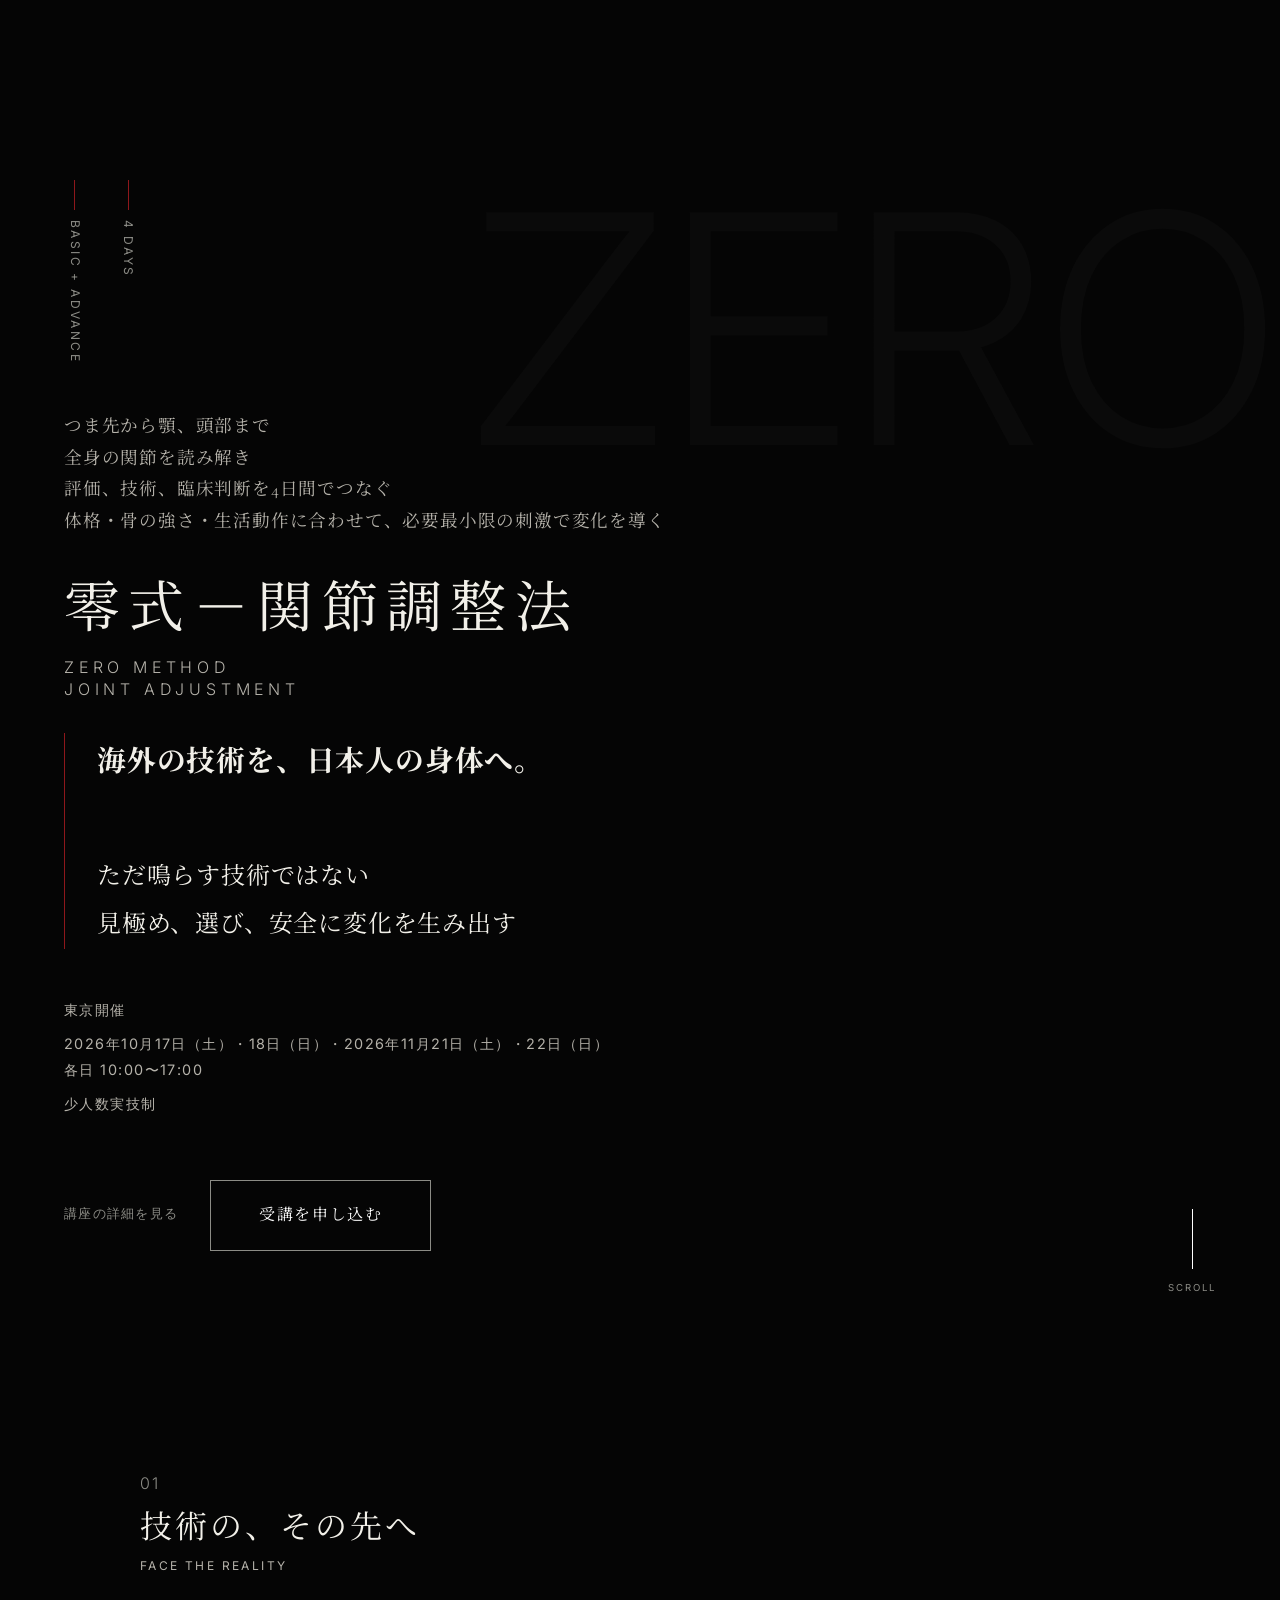
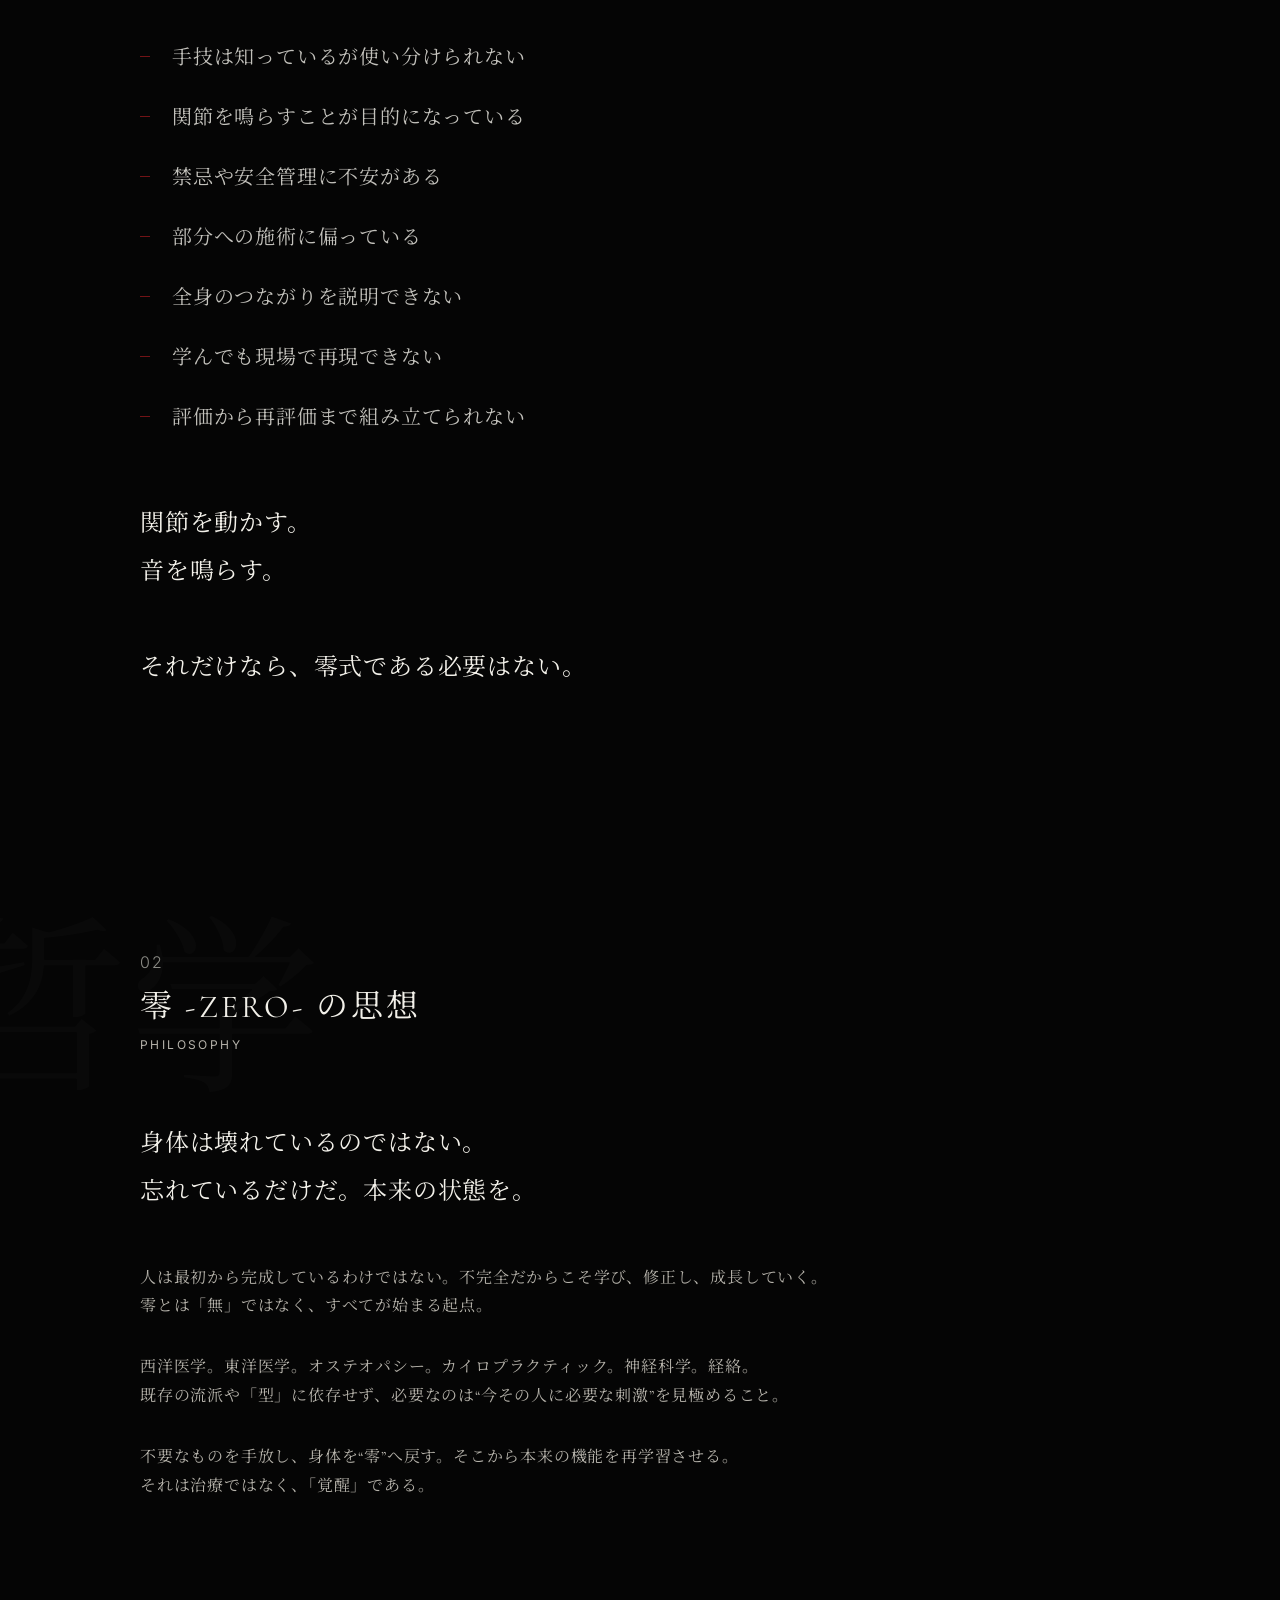
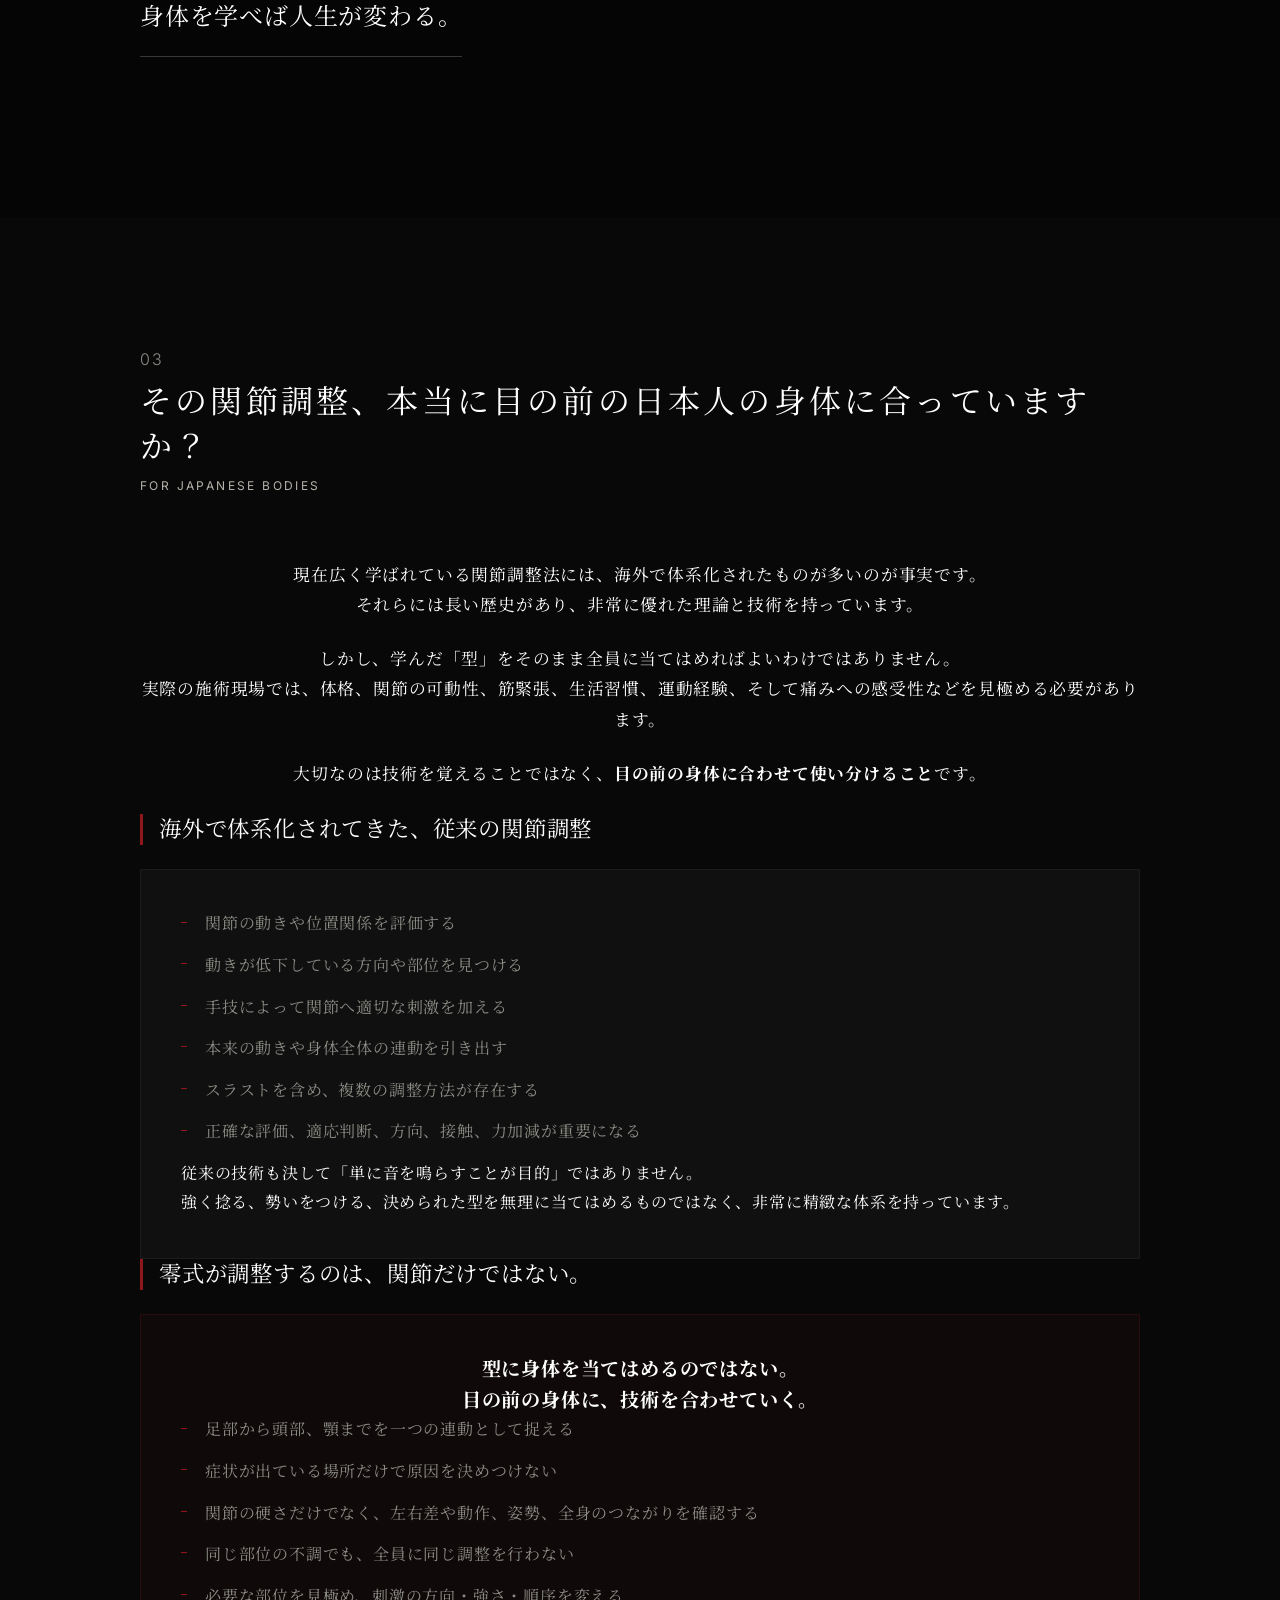
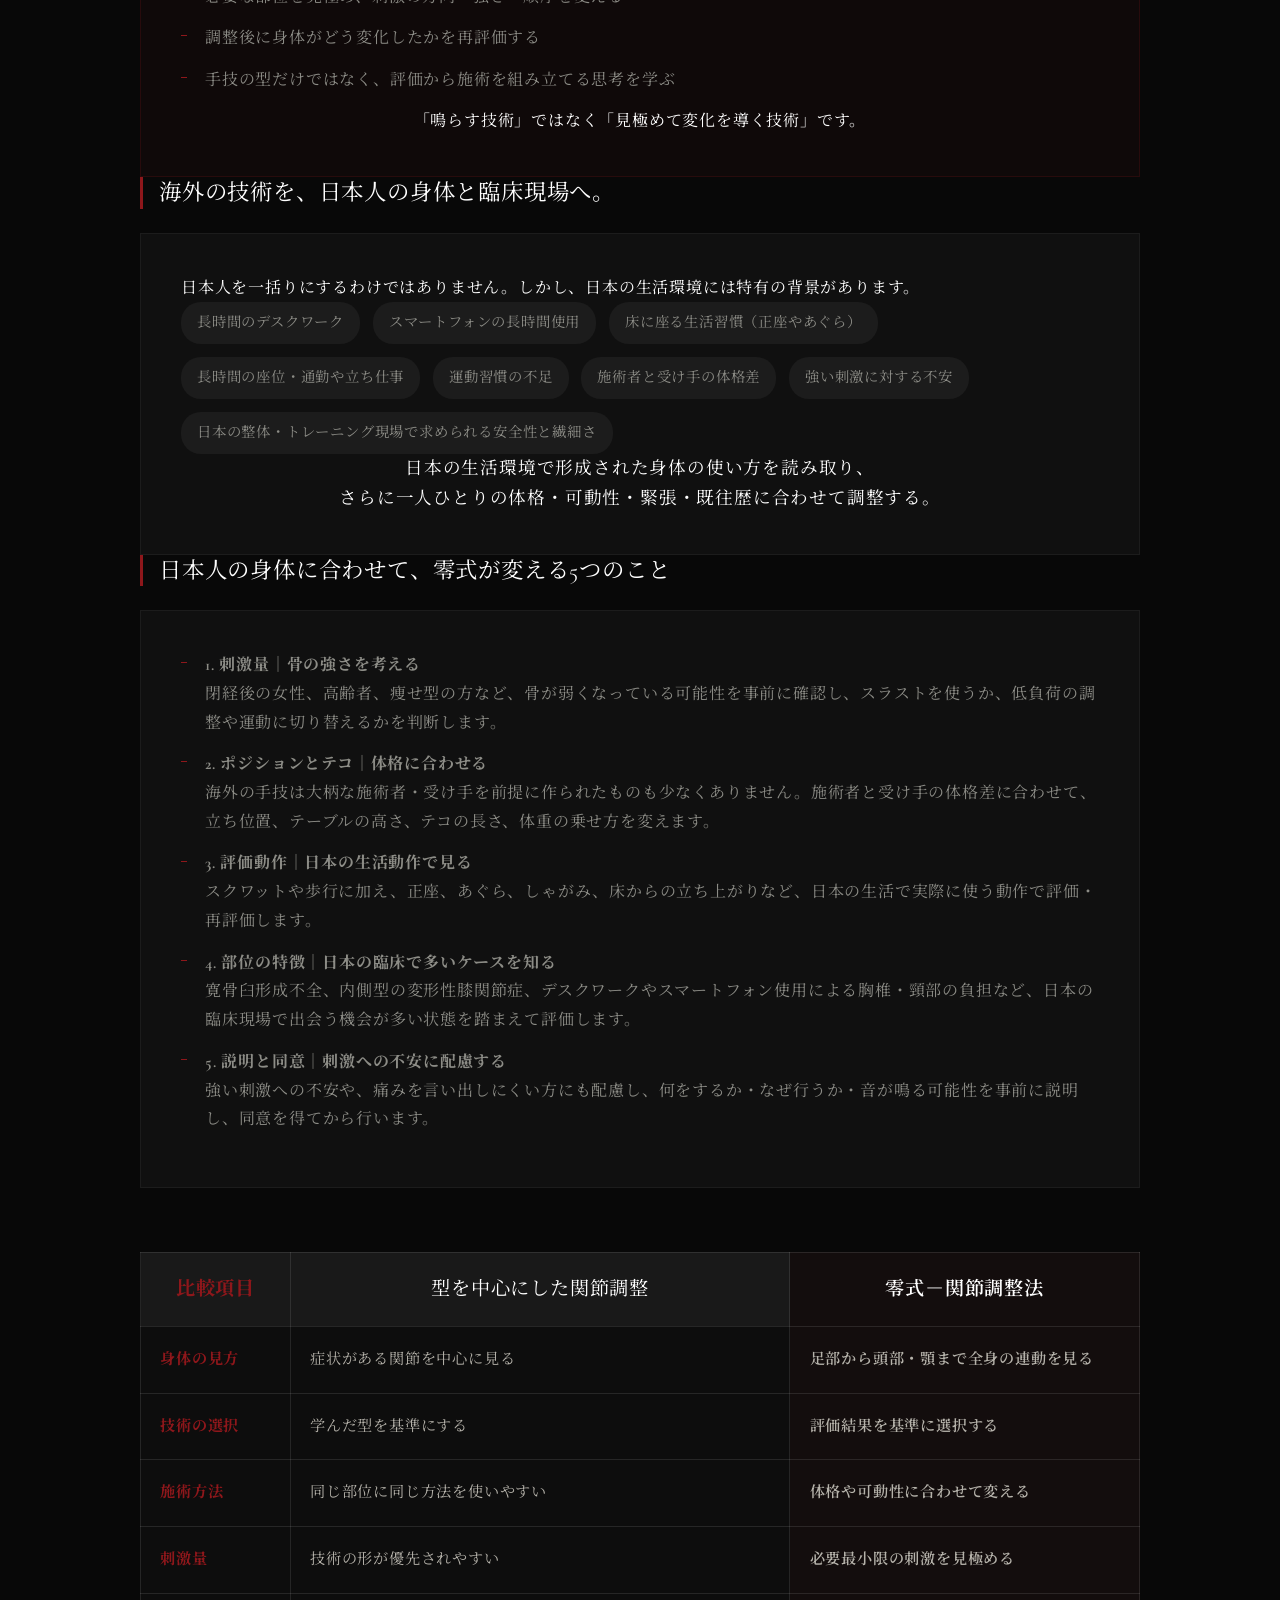
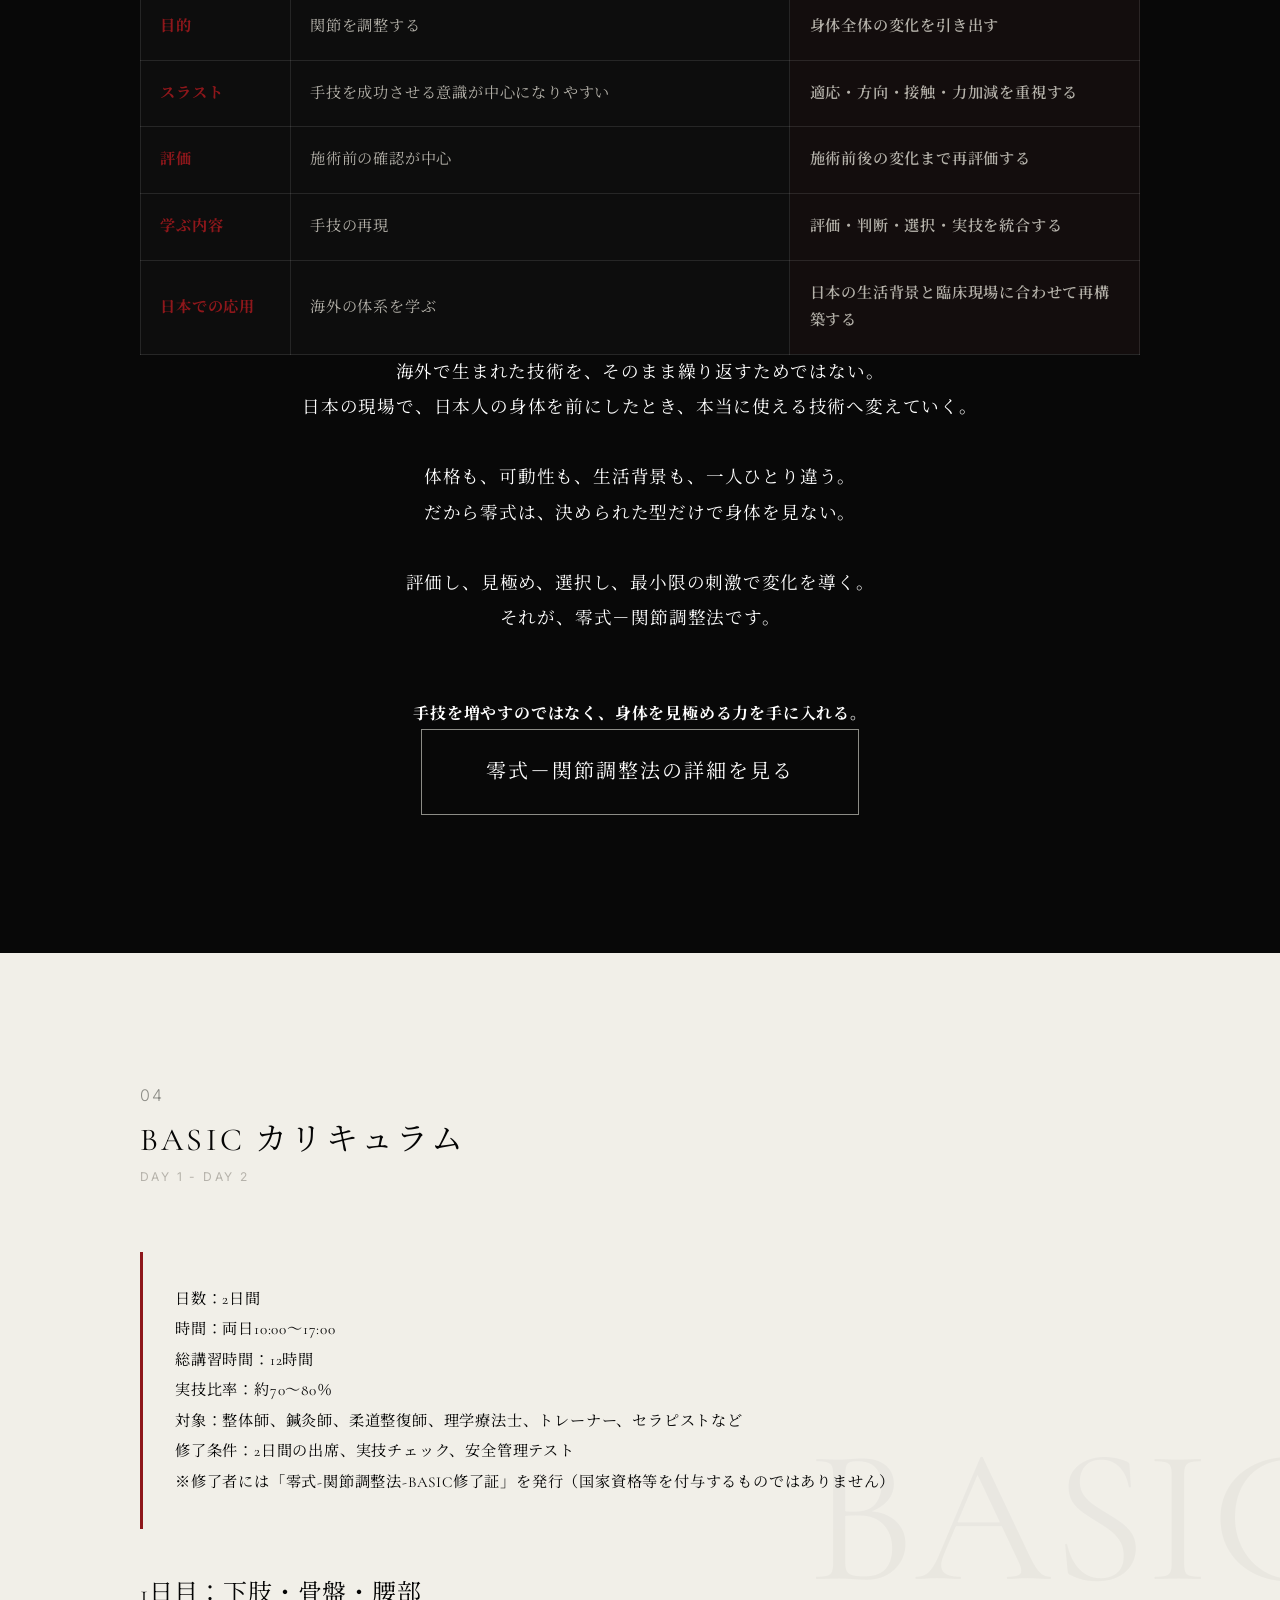
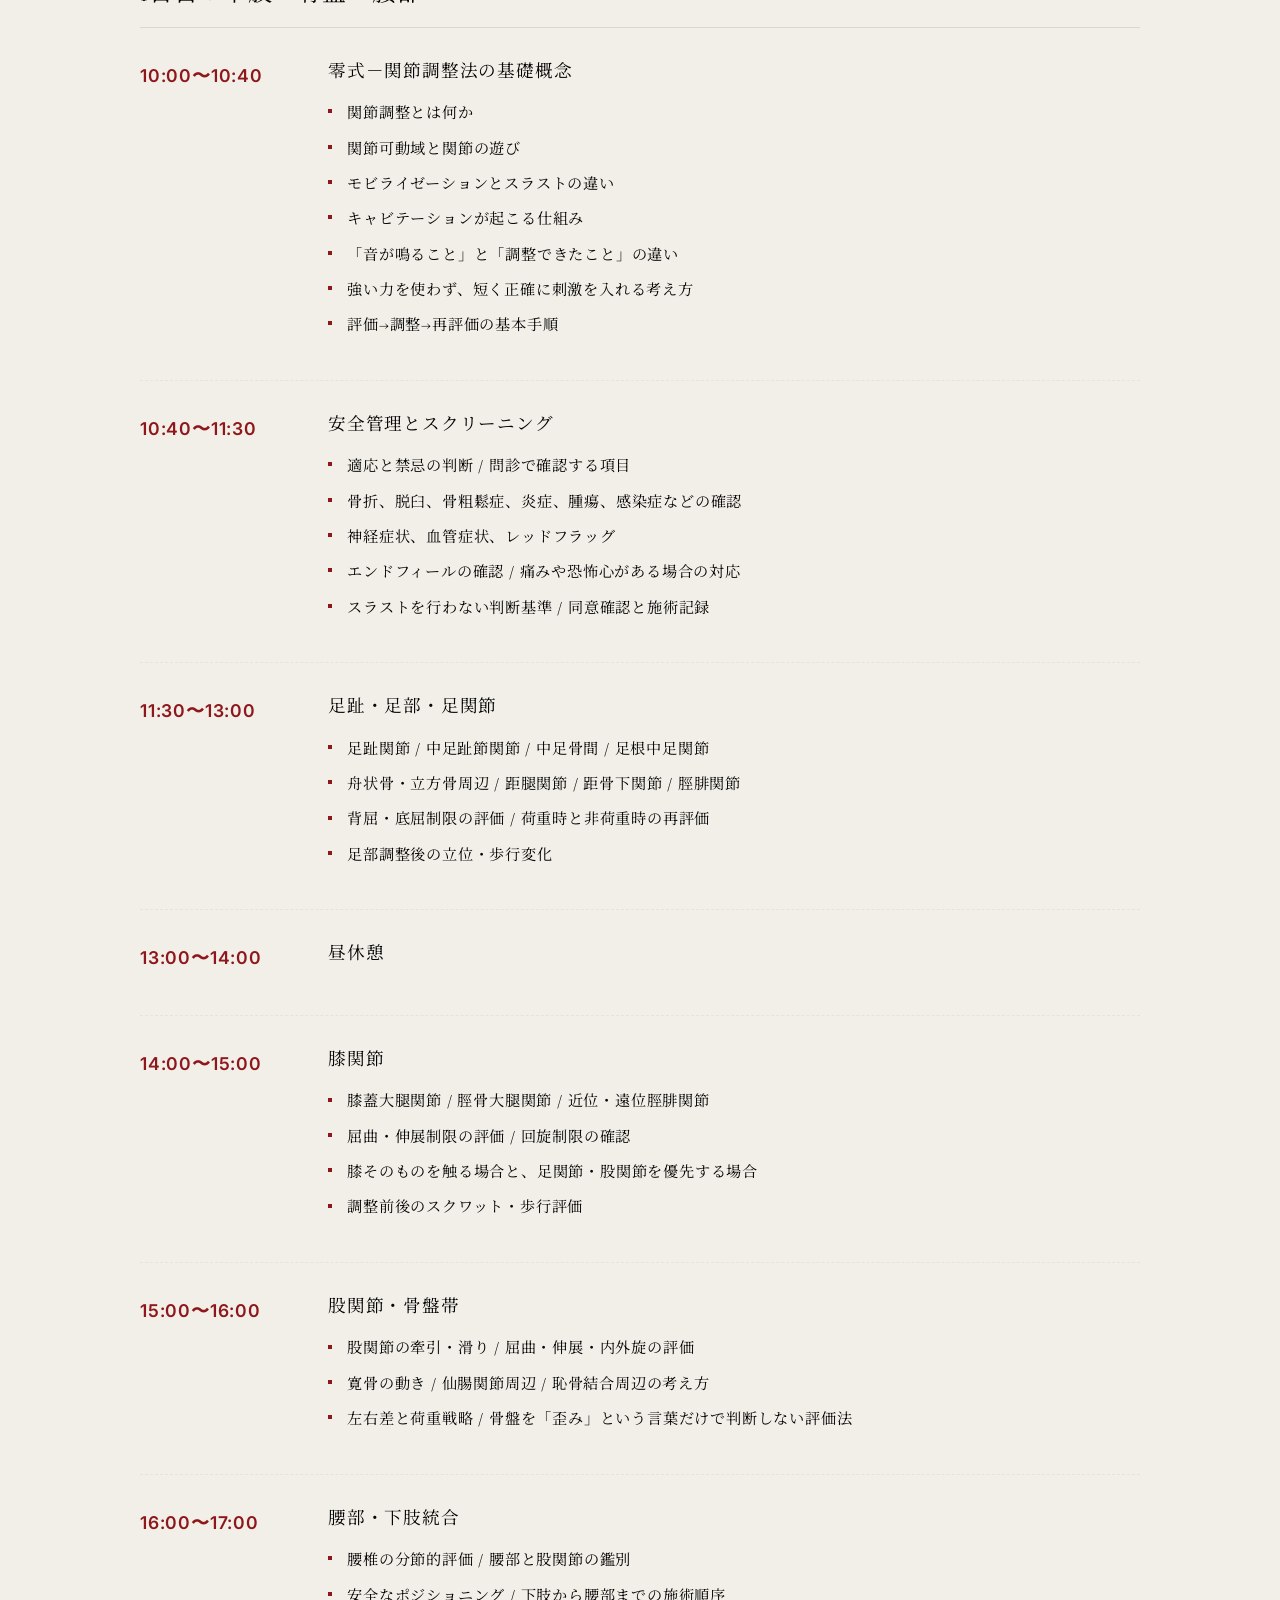
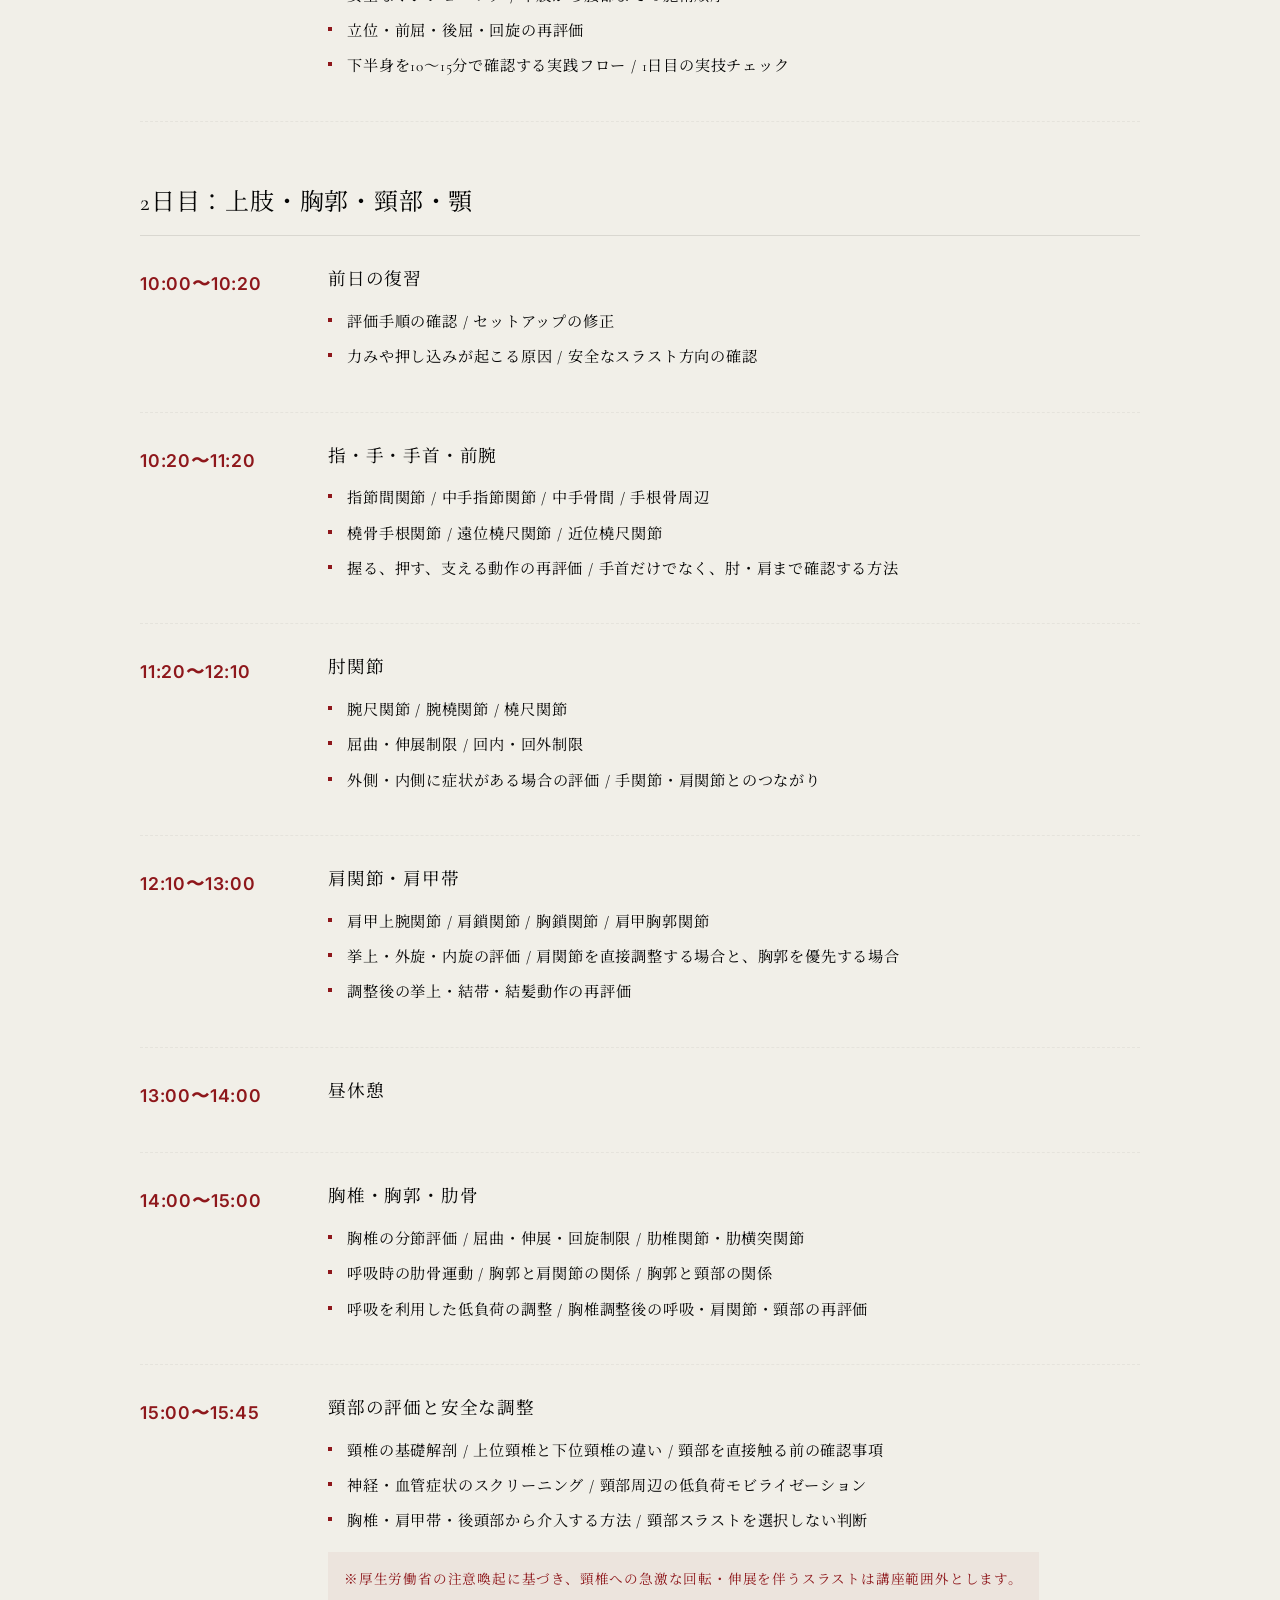
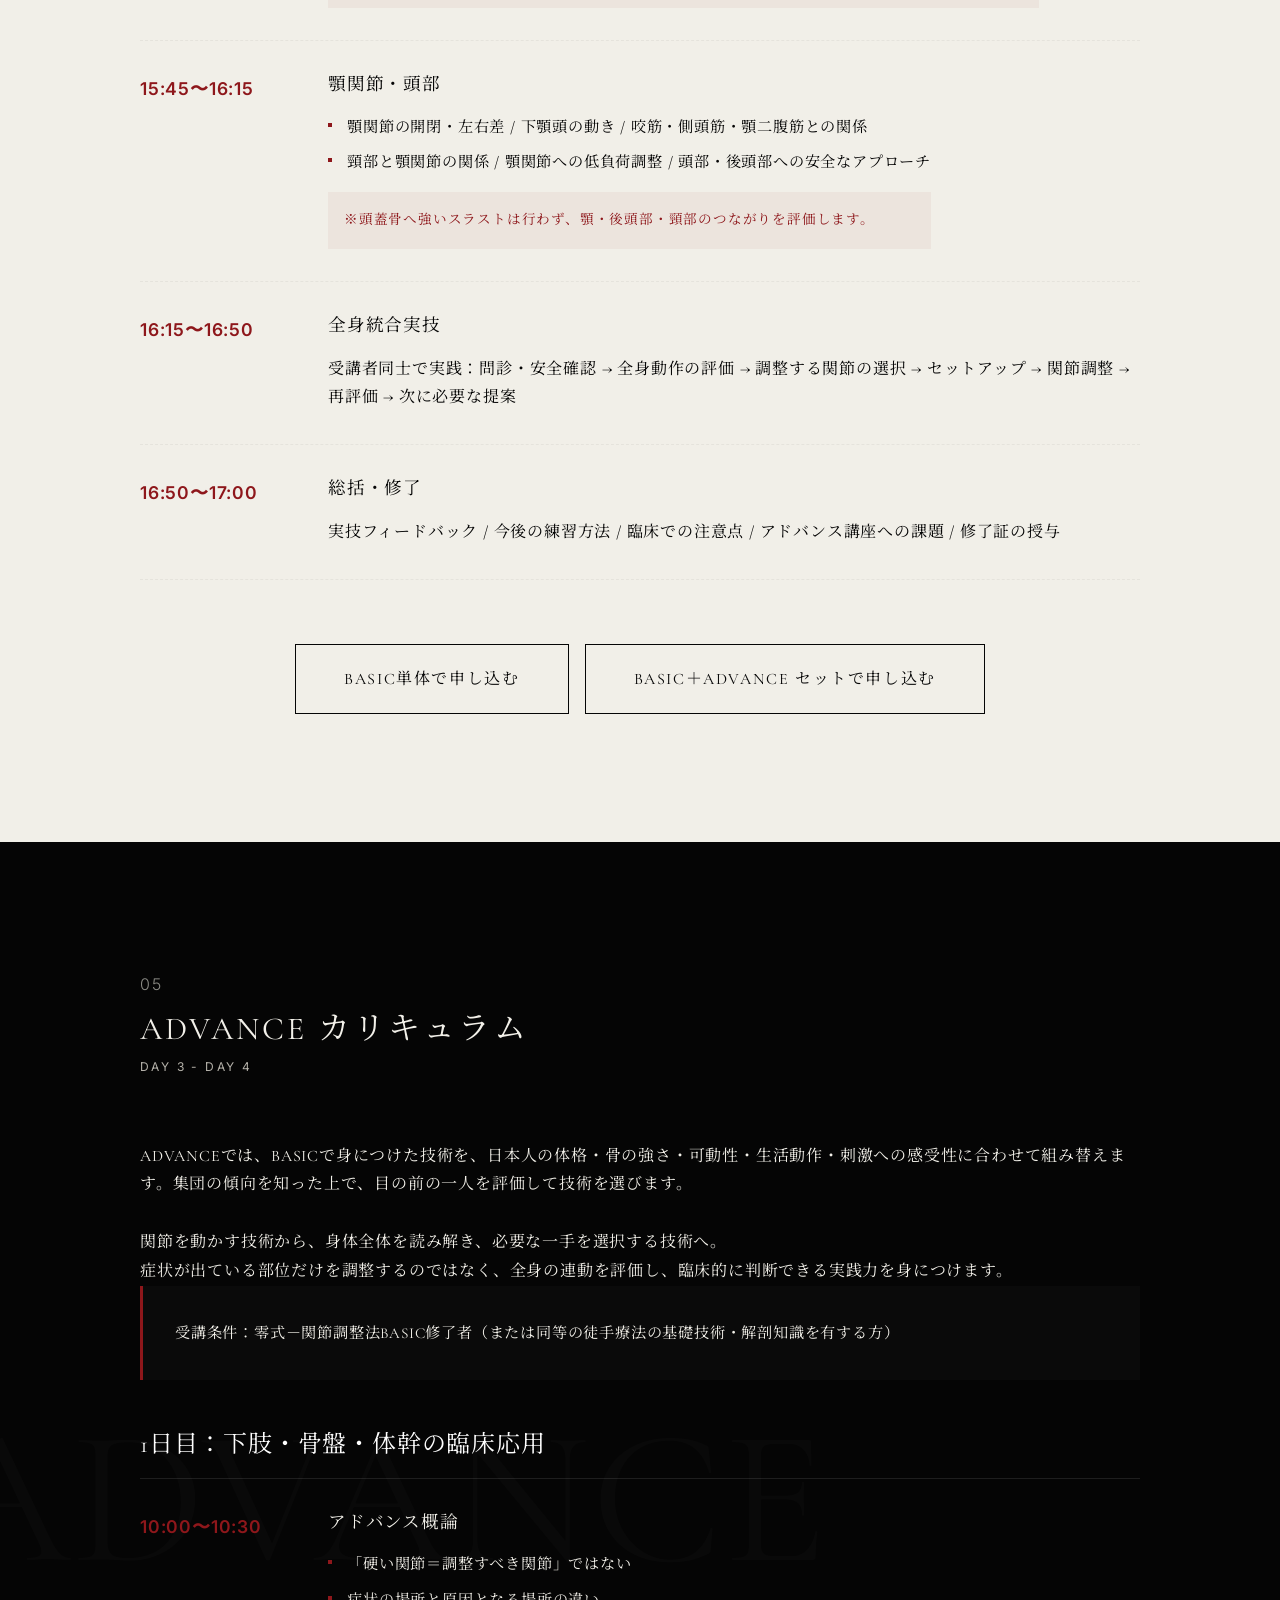
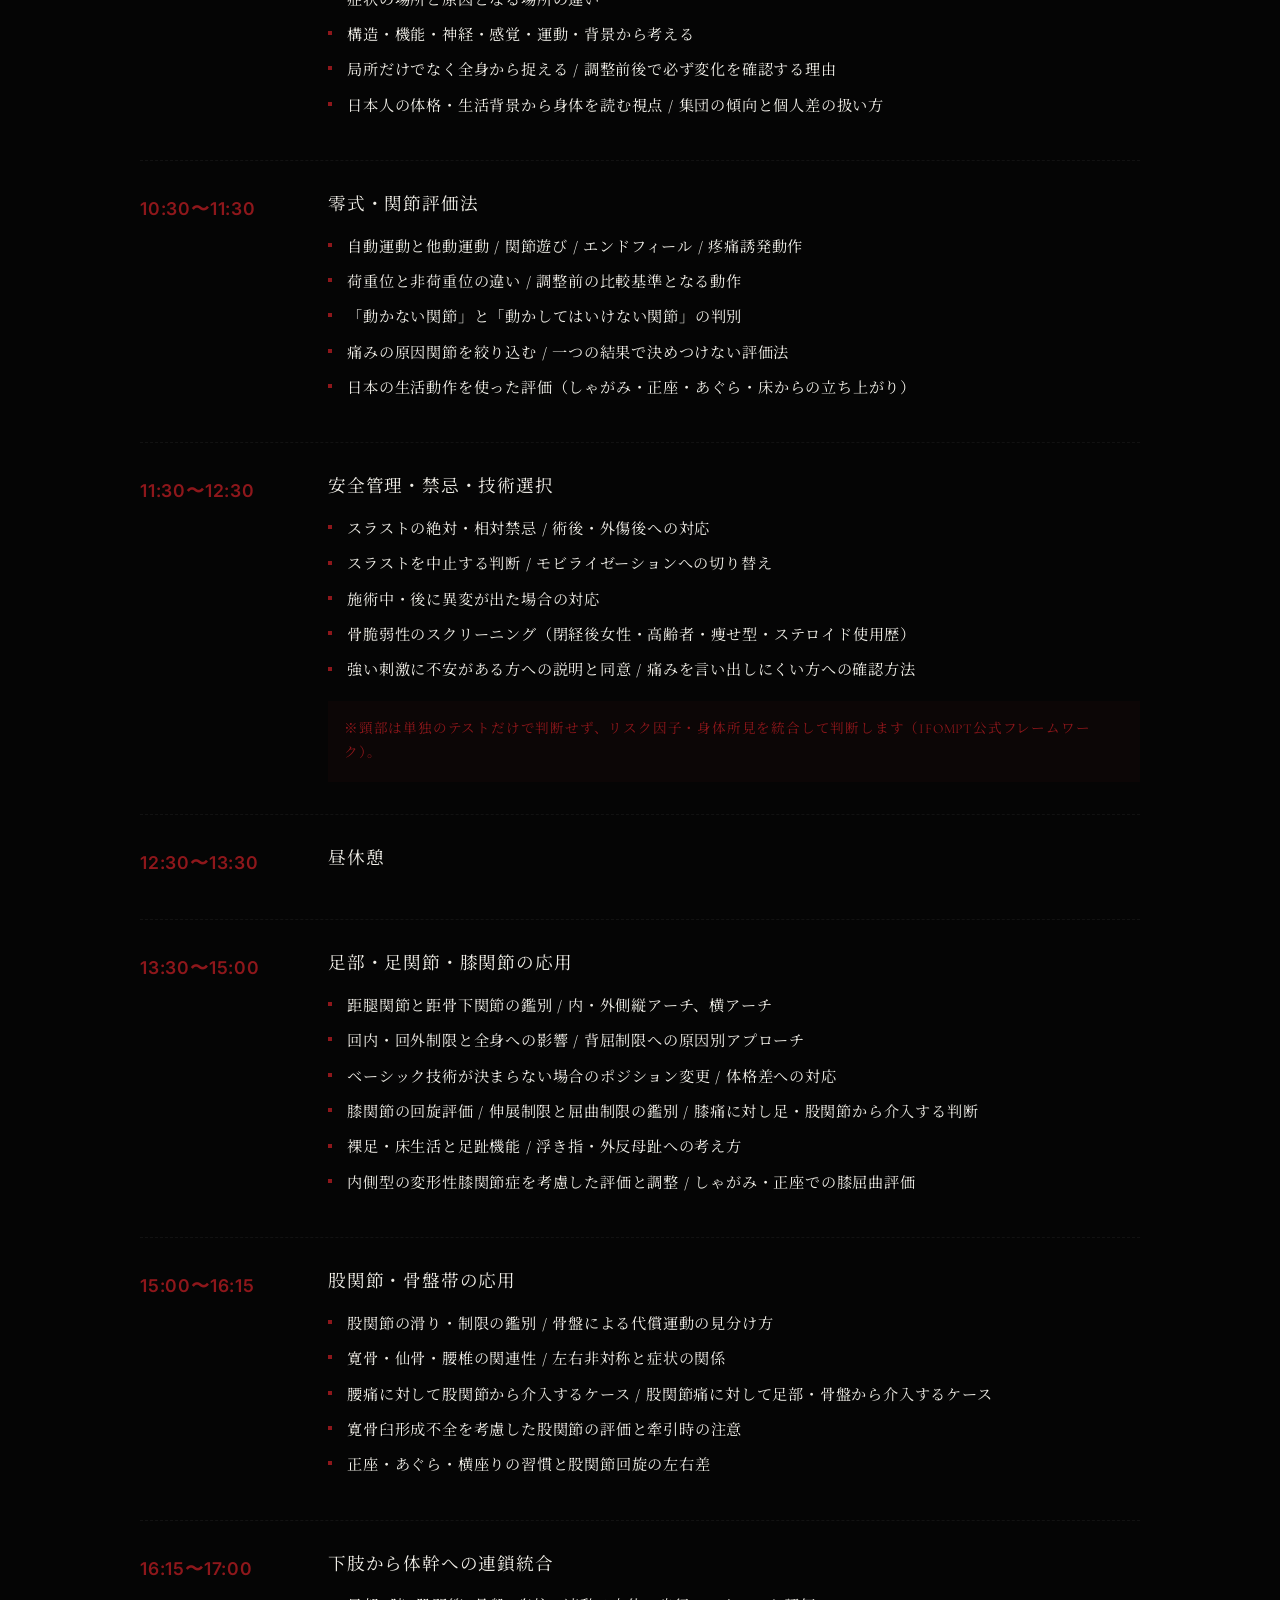
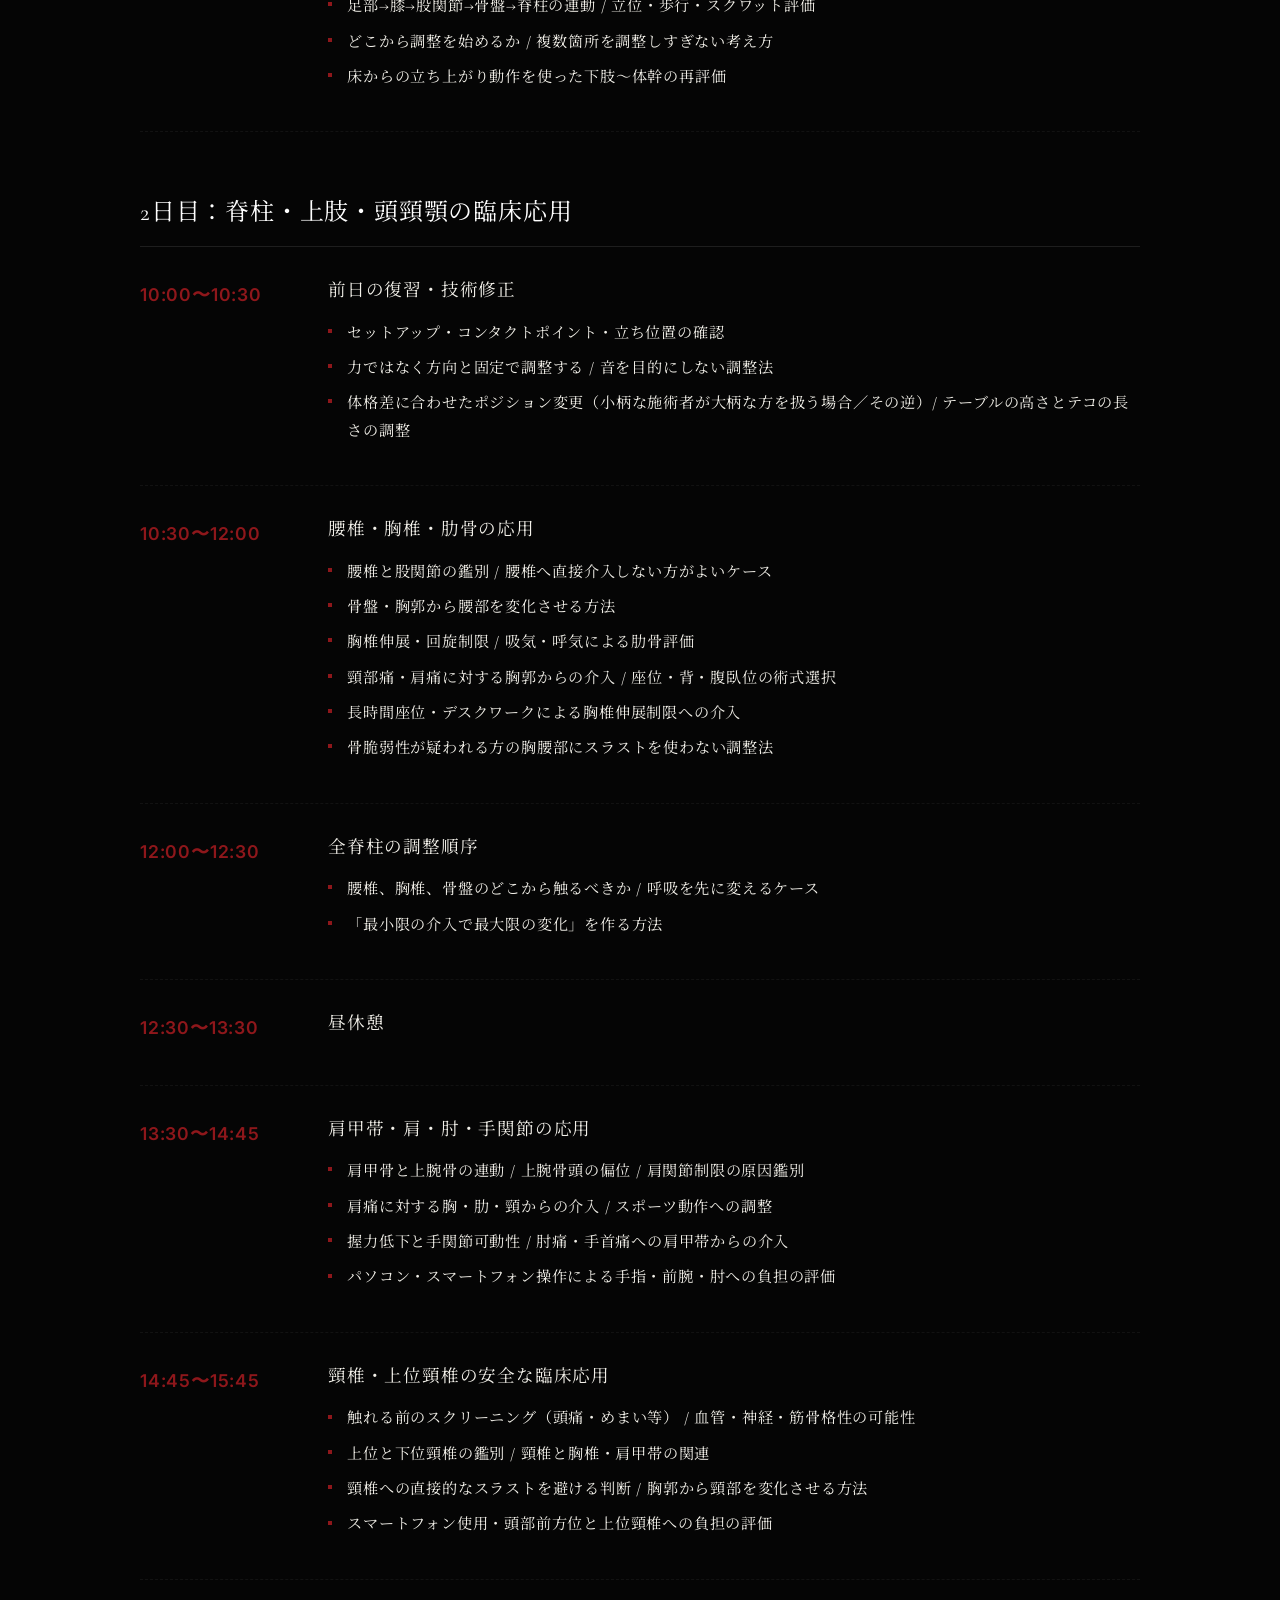
<file: index.html>
<!DOCTYPE html>
<html lang="ja">
<head>
    <meta charset="UTF-8">
    <meta name="viewport" content="width=device-width, initial-scale=1.0">
    <title>零式－関節調整法｜BASIC＋ADVANCE 全4日間</title>
    <meta name="description" content="海外で体系化された関節調整を、日本人の体格・骨の強さ・生活動作に合わせて再構築。評価から技術選択、症例対応まで全身の関節調整を学ぶ全4日間講座。">
    
    <!-- OGP Settings -->
    <meta property="og:title" content="零式－関節調整法｜BASIC＋ADVANCE 全4日間">
    <meta property="og:description" content="海外で体系化された関節調整を、日本人の体格・骨の強さ・生活動作に合わせて再構築。評価から技術選択、症例対応まで全身の関節調整を学ぶ全4日間講座。">
    <meta property="og:type" content="website">
    <meta property="og:url" content="https://noriatsu3377-hue.github.io/ZEROkansetu/"> <!-- 【要確認：サイトのURLが正しいか確認してください】 -->
    <meta property="og:image" content="https://noriatsu3377-hue.github.io/ZEROkansetu/images/founder.jpg"> <!-- 【要確認：OGP画像URL】 -->
    <meta property="og:site_name" content="零 -ZERO-">
    <meta name="twitter:card" content="summary_large_image">
    
    <!-- Favicon (Placeholder) -->
    <link rel="icon" href="favicon.ico" type="image/x-icon">
    
    <!-- Google Fonts -->
    <link rel="preconnect" href="https://fonts.googleapis.com">
    <link rel="preconnect" href="https://fonts.gstatic.com" crossorigin>
    <link href="https://fonts.googleapis.com/css2?family=Cormorant+Garamond:wght@300;400;600&family=Noto+Serif+JP:wght@300;400;600;700&family=Inter:wght@300;400;600&display=swap" rel="stylesheet">
    
    <link rel="stylesheet" href="style.css">
    
    <!-- Structured Data (JSON-LD) -->
    <script type="application/ld+json">
    {
      "@context": "https://schema.org",
      "@type": "Course",
      "name": "零式－関節調整法 BASIC＋ADVANCE",
      "description": "全身の関節調整を体系的に学び、臨床に応用できる判断力と実践力を身につける4日間講座。",
      "provider": {
        "@type": "Organization",
        "name": "TOTAL BODY FITNESS THEORY",
        "sameAs": ""
      }
    }
    </script>
</head>
<body>

    <!-- Configuration Variables (To be easily modified before release) -->
    <script>
        const CONFIG = {
            APPLICATION_URL: "https://forms.gle/JLhgW72cjvQodXaZ7", // セット申し込み（ページ内のすべての「申し込む」ボタンに適用されます）
            APPLICATION_URL_BASIC: "https://forms.gle/3qsCCHoqLfeUxqSS9", // BASICのみ申し込み用（必要に応じて使用）
            APPLICATION_URL_ADVANCE: "https://forms.gle/dVjFpN2YfBzxxNKB7", // ADVANCEのみ申し込み用（必要に応じて使用）
            CONTACT_URL: "#",
            BASIC_DATES: "2026年10月17日（土）・18日（日）",
            ADVANCE_DATES: "2026年11月21日（土）・22日（日）",
            VENUE: "東京（詳細は申込者へご案内いたします）", // 【要確認：会場詳細】
            CAPACITY: "12名" // 【要確認：定員（8名 or 12名）】
        };
    </script>

    <!-- Opening Animation -->
    <div id="opening-overlay" class="opening-overlay">
        <div class="opening-content">
            <img src="images/logo.jpg" alt="ZERO Logo" class="opening-logo-img">
            <div class="opening-line"></div>
            <p class="opening-subtitle">ZERO METHOD<br>JOINT ADJUSTMENT</p>
        </div>
    </div>

    <!-- Fixed Footer CTA (Mobile) -->
    <div class="fixed-cta-footer">
        <a href="pricing.html" class="apply-btn apply-btn--fixed">受講費用・申込み</a>
    </div>

    <main>
        <!-- Section 2: First View (Hero) -->
        <section class="hero-section">
            <div class="hero-bg-text">ZERO</div>
            <div class="hero-container">
                <div class="hero-labels">
                    <span class="label-vertical">BASIC + ADVANCE</span>
                    <span class="label-vertical">4 DAYS</span>
                </div>
                
                <div class="hero-content">
                    <p class="hero-subtitle">つま先から顎、頭部まで<br>全身の関節を読み解き<br>評価、技術、臨床判断を4日間でつなぐ<br>体格・骨の強さ・生活動作に合わせて、必要最小限の刺激で変化を導く</p>
                    <h1 class="hero-title">
                        <span class="title-jp">零式－関節調整法</span>
                        <span class="title-en">ZERO METHOD<br>JOINT ADJUSTMENT</span>
                    </h1>
                    <p class="hero-catchcopy">
                        <span style="display:block; font-size:1.2em; font-weight:bold; margin-bottom:0.5em;">海外の技術を、日本人の身体へ。</span><br>
                        ただ鳴らす技術ではない<br>
                        見極め、選び、安全に変化を生み出す
                    </p>
                    <div class="hero-info">
                        <p>東京開催</p>
                        <p><span class="dynamic-basic-dates">2026年10月</span>・<span class="dynamic-advance-dates">11月</span><br>各日 10:00〜17:00</p>
                        <p>少人数実技制</p>
                    </div>
                    
                    <div class="hero-actions">
                        <a href="#curriculum" class="scroll-btn">講座の詳細を見る</a>
                        <a href="#cta" class="apply-btn">受講を申し込む</a>
                    </div>
                </div>
            </div>
            <div class="scroll-indicator">
                <span class="scroll-line"></span>
                <span>SCROLL</span>
            </div>
        </section>

        <!-- Section 3: Problem -->
        <section class="problem-section reveal" id="problem">
            <div class="container">
                <div class="section-header">
                    <span class="section-num">01</span>
                    <h2 class="section-title">技術の、その先へ</h2>
                    <p class="section-title-en">FACE THE REALITY</p>
                </div>
                
                <div class="problem-content">
                    <ul class="problem-list">
                        <li>手技は知っているが使い分けられない</li>
                        <li>関節を鳴らすことが目的になっている</li>
                        <li>禁忌や安全管理に不安がある</li>
                        <li>部分への施術に偏っている</li>
                        <li>全身のつながりを説明できない</li>
                        <li>学んでも現場で再現できない</li>
                        <li>評価から再評価まで組み立てられない</li>
                    </ul>
                    <p class="problem-conclusion">
                        関節を動かす。<br>音を鳴らす。<br><br>
                        それだけなら、零式である必要はない。
                    </p>
                </div>
            </div>
        </section>

        <!-- Section 4: Philosophy -->
        <section class="philosophy-section reveal" id="philosophy">
            <div class="bg-text-large">哲学</div>
            <div class="container">
                <div class="section-header">
                    <span class="section-num">02</span>
                    <h2 class="section-title">零 -ZERO- の思想</h2>
                    <p class="section-title-en">PHILOSOPHY</p>
                </div>
                
                <div class="philosophy-content">
                    <p class="philosophy-lead">
                        身体は壊れているのではない。<br>
                        忘れているだけだ。本来の状態を。
                    </p>
                    <div class="philosophy-text-blocks">
                        <p>人は最初から完成しているわけではない。不完全だからこそ学び、修正し、成長していく。<br>
                        零とは「無」ではなく、すべてが始まる起点。</p>
                        <p>西洋医学。東洋医学。オステオパシー。カイロプラクティック。神経科学。経絡。<br>
                        既存の流派や「型」に依存せず、必要なのは“今その人に必要な刺激”を見極めること。</p>
                        <p>不要なものを手放し、身体を“零”へ戻す。そこから本来の機能を再学習させる。<br>
                        それは治療ではなく、「覚醒」である。</p>
                        <p class="philosophy-highlight">身体を学べば人生が変わる。</p>
                    </div>
                </div>
            </div>
        </section>

                <!-- Section 5: Differentiation (replaces old About) -->
        <section class="differentiation-section" id="about">
            <div class="container">
                
                <!-- 1. 問題提起 -->
                <div class="section-header">
                    <span class="section-num">03</span>
                    <h2 class="section-title">その関節調整、本当に目の前の日本人の身体に合っていますか？</h2>
                    <p class="section-title-en">FOR JAPANESE BODIES</p>
                </div>
                <div class="diff-intro text-center">
                    <div class="diff-intro-text fade-up-text">
                        <p>現在広く学ばれている関節調整法には、海外で体系化されたものが多いのが事実です。<br>それらには長い歴史があり、非常に優れた理論と技術を持っています。</p>
                        <p>しかし、学んだ「型」をそのまま全員に当てはめればよいわけではありません。<br>実際の施術現場では、体格、関節の可動性、筋緊張、生活習慣、運動経験、そして痛みへの感受性などを見極める必要があります。</p>
                        <p>大切なのは技術を覚えることではなく、<strong>目の前の身体に合わせて使い分けること</strong>です。</p>
                    </div>
                </div>

                <!-- 2. 従来の関節調整とは -->
                <div class="diff-traditional mt-12 fade-up-text">
                    <h3 class="diff-sub-title">海外で体系化されてきた、従来の関節調整</h3>
                    <div class="diff-card">
                        <ul class="diff-list">
                            <li>関節の動きや位置関係を評価する</li>
                            <li>動きが低下している方向や部位を見つける</li>
                            <li>手技によって関節へ適切な刺激を加える</li>
                            <li>本来の動きや身体全体の連動を引き出す</li>
                            <li>スラストを含め、複数の調整方法が存在する</li>
                            <li>正確な評価、適応判断、方向、接触、力加減が重要になる</li>
                        </ul>
                        <p class="mt-4">従来の技術も決して「単に音を鳴らすことが目的」ではありません。<br>強く捻る、勢いをつける、決められた型を無理に当てはめるものではなく、非常に精緻な体系を持っています。</p>
                    </div>
                </div>

                <!-- 3. 零式は何が違うのか -->
                <div class="diff-zero mt-12 fade-up-text">
                    <h3 class="diff-sub-title">零式が調整するのは、関節だけではない。</h3>
                    <div class="diff-card highlight-card">
                        <p class="diff-lead text-center"><strong>型に身体を当てはめるのではない。<br>目の前の身体に、技術を合わせていく。</strong></p>
                        <ul class="diff-list mt-6">
                            <li>足部から頭部、顎までを一つの連動として捉える</li>
                            <li>症状が出ている場所だけで原因を決めつけない</li>
                            <li>関節の硬さだけでなく、左右差や動作、姿勢、全身のつながりを確認する</li>
                            <li>同じ部位の不調でも、全員に同じ調整を行わない</li>
                            <li>必要な部位を見極め、刺激の方向・強さ・順序を変える</li>
                            <li>調整後に身体がどう変化したかを再評価する</li>
                            <li>手技の型だけではなく、評価から施術を組み立てる思考を学ぶ</li>
                        </ul>
                        <p class="mt-4 text-center text-accent">「鳴らす技術」ではなく「見極めて変化を導く技術」です。</p>
                    </div>
                </div>

                <!-- 4. 日本人に特化するとはどういうことか -->
                <div class="diff-japanese mt-12 fade-up-text">
                    <h3 class="diff-sub-title">海外の技術を、日本人の身体と臨床現場へ。</h3>
                    <div class="diff-card">
                        <p class="mb-4">日本人を一括りにするわけではありません。しかし、日本の生活環境には特有の背景があります。</p>
                        <ul class="diff-tags">
                            <li>長時間のデスクワーク</li>
                            <li>スマートフォンの長時間使用</li>
                            <li>床に座る生活習慣（正座やあぐら）</li>
                            <li>長時間の座位・通勤や立ち仕事</li>
                            <li>運動習慣の不足</li>
                            <li>施術者と受け手の体格差</li>
                            <li>強い刺激に対する不安</li>
                            <li>日本の整体・トレーニング現場で求められる安全性と繊細さ</li>
                        </ul>
                        <p class="mt-6 diff-bold-text text-center">日本の生活環境で形成された身体の使い方を読み取り、<br>さらに一人ひとりの体格・可動性・緊張・既往歴に合わせて調整する。</p>
                    </div>
                </div>

                <!-- 新規追加：日本人の身体に合わせて -->
                <div class="diff-japanese-adapt mt-12 fade-up-text">
                    <h3 class="diff-sub-title">日本人の身体に合わせて、零式が変える5つのこと</h3>
                    <div class="diff-card">
                        <ul class="diff-list">
                            <li>
                                <strong>1. 刺激量｜骨の強さを考える</strong><br>
                                閉経後の女性、高齢者、痩せ型の方など、骨が弱くなっている可能性を事前に確認し、スラストを使うか、低負荷の調整や運動に切り替えるかを判断します。
                            </li>
                            <li class="mt-4">
                                <strong>2. ポジションとテコ｜体格に合わせる</strong><br>
                                海外の手技は大柄な施術者・受け手を前提に作られたものも少なくありません。施術者と受け手の体格差に合わせて、立ち位置、テーブルの高さ、テコの長さ、体重の乗せ方を変えます。
                            </li>
                            <li class="mt-4">
                                <strong>3. 評価動作｜日本の生活動作で見る</strong><br>
                                スクワットや歩行に加え、正座、あぐら、しゃがみ、床からの立ち上がりなど、日本の生活で実際に使う動作で評価・再評価します。
                            </li>
                            <li class="mt-4">
                                <strong>4. 部位の特徴｜日本の臨床で多いケースを知る</strong><br>
                                寛骨臼形成不全、内側型の変形性膝関節症、デスクワークやスマートフォン使用による胸椎・頸部の負担など、日本の臨床現場で出会う機会が多い状態を踏まえて評価します。
                            </li>
                            <li class="mt-4">
                                <strong>5. 説明と同意｜刺激への不安に配慮する</strong><br>
                                強い刺激への不安や、痛みを言い出しにくい方にも配慮し、何をするか・なぜ行うか・音が鳴る可能性を事前に説明し、同意を得てから行います。
                            </li>
                        </ul>
                    </div>
                </div>

                <!-- 5. 比較表 -->
                <div class="diff-comparison mt-12 fade-up-text">
                    <div class="comparison-table-wrapper">
                        <table class="comparison-table diff-table">
                            <thead>
                                <tr>
                                    <th class="table-label-col">比較項目</th>
                                    <th>型を中心にした関節調整</th>
                                    <th class="zero-col">零式－関節調整法</th>
                                </tr>
                            </thead>
                            <tbody>
                                <tr>
                                    <td class="table-label-col">身体の見方</td>
                                    <td data-label="型を中心にした関節調整">症状がある関節を中心に見る</td>
                                    <td data-label="零式" class="zero-col">足部から頭部・顎まで全身の連動を見る</td>
                                </tr>
                                <tr>
                                    <td class="table-label-col">技術の選択</td>
                                    <td data-label="型を中心にした関節調整">学んだ型を基準にする</td>
                                    <td data-label="零式" class="zero-col">評価結果を基準に選択する</td>
                                </tr>
                                <tr>
                                    <td class="table-label-col">施術方法</td>
                                    <td data-label="型を中心にした関節調整">同じ部位に同じ方法を使いやすい</td>
                                    <td data-label="零式" class="zero-col">体格や可動性に合わせて変える</td>
                                </tr>
                                <tr>
                                    <td class="table-label-col">刺激量</td>
                                    <td data-label="型を中心にした関節調整">技術の形が優先されやすい</td>
                                    <td data-label="零式" class="zero-col">必要最小限の刺激を見極める</td>
                                </tr>
                                <tr>
                                    <td class="table-label-col">目的</td>
                                    <td data-label="型を中心にした関節調整">関節を調整する</td>
                                    <td data-label="零式" class="zero-col">身体全体の変化を引き出す</td>
                                </tr>
                                <tr>
                                    <td class="table-label-col">スラスト</td>
                                    <td data-label="型を中心にした関節調整">手技を成功させる意識が中心になりやすい</td>
                                    <td data-label="零式" class="zero-col">適応・方向・接触・力加減を重視する</td>
                                </tr>
                                <tr>
                                    <td class="table-label-col">評価</td>
                                    <td data-label="型を中心にした関節調整">施術前の確認が中心</td>
                                    <td data-label="零式" class="zero-col">施術前後の変化まで再評価する</td>
                                </tr>
                                <tr>
                                    <td class="table-label-col">学ぶ内容</td>
                                    <td data-label="型を中心にした関節調整">手技の再現</td>
                                    <td data-label="零式" class="zero-col">評価・判断・選択・実技を統合する</td>
                                </tr>
                                <tr>
                                    <td class="table-label-col">日本での応用</td>
                                    <td data-label="型を中心にした関節調整">海外の体系を学ぶ</td>
                                    <td data-label="零式" class="zero-col">日本の生活背景と臨床現場に合わせて再構築する</td>
                                </tr>
                            </tbody>
                        </table>
                    </div>
                </div>

                <!-- 6. セクションの締め -->
                <div class="diff-outro mt-16 text-center fade-up-text">
                    <p class="diff-outro-text">
                        海外で生まれた技術を、そのまま繰り返すためではない。<br>
                        日本の現場で、日本人の身体を前にしたとき、本当に使える技術へ変えていく。<br><br>
                        体格も、可動性も、生活背景も、一人ひとり違う。<br>
                        だから零式は、決められた型だけで身体を見ない。<br><br>
                        評価し、見極め、選択し、最小限の刺激で変化を導く。<br>
                        それが、零式－関節調整法です。
                    </p>
                    
                    <div class="mt-8 diff-cta">
                        <p class="mb-4"><strong>手技を増やすのではなく、身体を見極める力を手に入れる。</strong></p>
                        <a href="#curriculum" class="apply-btn apply-btn--large">零式－関節調整法の詳細を見る</a>
                    </div>
                </div>
                
            </div>
        </section>

                <!-- Section 6: BASIC Curriculum -->
        <section class="curriculum-section reveal light-section" id="curriculum">
            <div class="bg-text-large right">BASIC</div>
            <div class="container">
                <div class="section-header">
                    <span class="section-num">04</span>
                    <h2 class="section-title">BASIC カリキュラム</h2>
                    <p class="section-title-en">DAY 1 - DAY 2</p>
                </div>
                
                <div class="curriculum-overview">
                    <p>日数：2日間<br>時間：両日10:00〜17:00<br>総講習時間：12時間<br>実技比率：約70〜80％<br>対象：整体師、鍼灸師、柔道整復師、理学療法士、トレーナー、セラピストなど<br>修了条件：2日間の出席、実技チェック、安全管理テスト<br>※修了者には「零式‐関節調整法‐BASIC修了証」を発行（国家資格等を付与するものではありません）</p>
                </div>

                <div class="schedule-timeline">
                    <h3 class="schedule-day">1日目：下肢・骨盤・腰部</h3>
                    
                    <div class="timeline-row">
                        <div class="timeline-time">10:00〜10:40</div>
                        <div class="timeline-content">
                            <h4>零式－関節調整法の基礎概念</h4>
                            <ul>
                                <li>関節調整とは何か</li>
                                <li>関節可動域と関節の遊び</li>
                                <li>モビライゼーションとスラストの違い</li>
                                <li>キャビテーションが起こる仕組み</li>
                                <li>「音が鳴ること」と「調整できたこと」の違い</li>
                                <li>強い力を使わず、短く正確に刺激を入れる考え方</li>
                                <li>評価→調整→再評価の基本手順</li>
                            </ul>
                        </div>
                    </div>

                    <div class="timeline-row">
                        <div class="timeline-time">10:40〜11:30</div>
                        <div class="timeline-content">
                            <h4>安全管理とスクリーニング</h4>
                            <ul>
                                <li>適応と禁忌の判断 / 問診で確認する項目</li>
                                <li>骨折、脱臼、骨粗鬆症、炎症、腫瘍、感染症などの確認</li>
                                <li>神経症状、血管症状、レッドフラッグ</li>
                                <li>エンドフィールの確認 / 痛みや恐怖心がある場合の対応</li>
                                <li>スラストを行わない判断基準 / 同意確認と施術記録</li>
                            </ul>
                        </div>
                    </div>

                    <div class="timeline-row">
                        <div class="timeline-time">11:30〜13:00</div>
                        <div class="timeline-content">
                            <h4>足趾・足部・足関節</h4>
                            <ul>
                                <li>足趾関節 / 中足趾節関節 / 中足骨間 / 足根中足関節</li>
                                <li>舟状骨・立方骨周辺 / 距腿関節 / 距骨下関節 / 脛腓関節</li>
                                <li>背屈・底屈制限の評価 / 荷重時と非荷重時の再評価</li>
                                <li>足部調整後の立位・歩行変化</li>
                            </ul>
                        </div>
                    </div>

                    <div class="timeline-row"><div class="timeline-time">13:00〜14:00</div><div class="timeline-content"><h4>昼休憩</h4></div></div>

                    <div class="timeline-row">
                        <div class="timeline-time">14:00〜15:00</div>
                        <div class="timeline-content">
                            <h4>膝関節</h4>
                            <ul>
                                <li>膝蓋大腿関節 / 脛骨大腿関節 / 近位・遠位脛腓関節</li>
                                <li>屈曲・伸展制限の評価 / 回旋制限の確認</li>
                                <li>膝そのものを触る場合と、足関節・股関節を優先する場合</li>
                                <li>調整前後のスクワット・歩行評価</li>
                            </ul>
                        </div>
                    </div>

                    <div class="timeline-row">
                        <div class="timeline-time">15:00〜16:00</div>
                        <div class="timeline-content">
                            <h4>股関節・骨盤帯</h4>
                            <ul>
                                <li>股関節の牽引・滑り / 屈曲・伸展・内外旋の評価</li>
                                <li>寛骨の動き / 仙腸関節周辺 / 恥骨結合周辺の考え方</li>
                                <li>左右差と荷重戦略 / 骨盤を「歪み」という言葉だけで判断しない評価法</li>
                            </ul>
                        </div>
                    </div>

                    <div class="timeline-row">
                        <div class="timeline-time">16:00〜17:00</div>
                        <div class="timeline-content">
                            <h4>腰部・下肢統合</h4>
                            <ul>
                                <li>腰椎の分節的評価 / 腰部と股関節の鑑別</li>
                                <li>安全なポジショニング / 下肢から腰部までの施術順序</li>
                                <li>立位・前屈・後屈・回旋の再評価</li>
                                <li>下半身を10〜15分で確認する実践フロー / 1日目の実技チェック</li>
                            </ul>
                        </div>
                    </div>

                    <h3 class="schedule-day mt-8">2日目：上肢・胸郭・頸部・顎</h3>
                    
                    <div class="timeline-row">
                        <div class="timeline-time">10:00〜10:20</div>
                        <div class="timeline-content">
                            <h4>前日の復習</h4>
                            <ul>
                                <li>評価手順の確認 / セットアップの修正</li>
                                <li>力みや押し込みが起こる原因 / 安全なスラスト方向の確認</li>
                            </ul>
                        </div>
                    </div>

                    <div class="timeline-row">
                        <div class="timeline-time">10:20〜11:20</div>
                        <div class="timeline-content">
                            <h4>指・手・手首・前腕</h4>
                            <ul>
                                <li>指節間関節 / 中手指節関節 / 中手骨間 / 手根骨周辺</li>
                                <li>橈骨手根関節 / 遠位橈尺関節 / 近位橈尺関節</li>
                                <li>握る、押す、支える動作の再評価 / 手首だけでなく、肘・肩まで確認する方法</li>
                            </ul>
                        </div>
                    </div>

                    <div class="timeline-row">
                        <div class="timeline-time">11:20〜12:10</div>
                        <div class="timeline-content">
                            <h4>肘関節</h4>
                            <ul>
                                <li>腕尺関節 / 腕橈関節 / 橈尺関節</li>
                                <li>屈曲・伸展制限 / 回内・回外制限</li>
                                <li>外側・内側に症状がある場合の評価 / 手関節・肩関節とのつながり</li>
                            </ul>
                        </div>
                    </div>

                    <div class="timeline-row">
                        <div class="timeline-time">12:10〜13:00</div>
                        <div class="timeline-content">
                            <h4>肩関節・肩甲帯</h4>
                            <ul>
                                <li>肩甲上腕関節 / 肩鎖関節 / 胸鎖関節 / 肩甲胸郭関節</li>
                                <li>挙上・外旋・内旋の評価 / 肩関節を直接調整する場合と、胸郭を優先する場合</li>
                                <li>調整後の挙上・結帯・結髪動作の再評価</li>
                            </ul>
                        </div>
                    </div>

                    <div class="timeline-row"><div class="timeline-time">13:00〜14:00</div><div class="timeline-content"><h4>昼休憩</h4></div></div>

                    <div class="timeline-row">
                        <div class="timeline-time">14:00〜15:00</div>
                        <div class="timeline-content">
                            <h4>胸椎・胸郭・肋骨</h4>
                            <ul>
                                <li>胸椎の分節評価 / 屈曲・伸展・回旋制限 / 肋椎関節・肋横突関節</li>
                                <li>呼吸時の肋骨運動 / 胸郭と肩関節の関係 / 胸郭と頸部の関係</li>
                                <li>呼吸を利用した低負荷の調整 / 胸椎調整後の呼吸・肩関節・頸部の再評価</li>
                            </ul>
                        </div>
                    </div>

                    <div class="timeline-row">
                        <div class="timeline-time">15:00〜15:45</div>
                        <div class="timeline-content">
                            <h4>頸部の評価と安全な調整</h4>
                            <ul>
                                <li>頸椎の基礎解剖 / 上位頸椎と下位頸椎の違い / 頸部を直接触る前の確認事項</li>
                                <li>神経・血管症状のスクリーニング / 頸部周辺の低負荷モビライゼーション</li>
                                <li>胸椎・肩甲帯・後頭部から介入する方法 / 頸部スラストを選択しない判断</li>
                            </ul>
                            <p class="timeline-note">※厚生労働省の注意喚起に基づき、頸椎への急激な回転・伸展を伴うスラストは講座範囲外とします。</p>
                        </div>
                    </div>

                    <div class="timeline-row">
                        <div class="timeline-time">15:45〜16:15</div>
                        <div class="timeline-content">
                            <h4>顎関節・頭部</h4>
                            <ul>
                                <li>顎関節の開閉・左右差 / 下顎頭の動き / 咬筋・側頭筋・顎二腹筋との関係</li>
                                <li>頸部と顎関節の関係 / 顎関節への低負荷調整 / 頭部・後頭部への安全なアプローチ</li>
                            </ul>
                            <p class="timeline-note">※頭蓋骨へ強いスラストは行わず、顎・後頭部・頸部のつながりを評価します。</p>
                        </div>
                    </div>

                    <div class="timeline-row">
                        <div class="timeline-time">16:15〜16:50</div>
                        <div class="timeline-content">
                            <h4>全身統合実技</h4>
                            <p>受講者同士で実践：問診・安全確認 → 全身動作の評価 → 調整する関節の選択 → セットアップ → 関節調整 → 再評価 → 次に必要な提案</p>
                        </div>
                    </div>

                    <div class="timeline-row">
                        <div class="timeline-time">16:50〜17:00</div>
                        <div class="timeline-content">
                            <h4>総括・修了</h4>
                            <p>実技フィードバック / 今後の練習方法 / 臨床での注意点 / アドバンス講座への課題 / 修了証の授与</p>
                        </div>
                    </div>
                </div>

                <div class="text-center mt-8 cta-group">
                    <a href="#" class="apply-btn dynamic-application-basic">BASIC単体で申し込む</a>
                    <a href="#" class="apply-btn dynamic-application-set">BASIC＋ADVANCE セットで申し込む</a>
                </div>
            </div>
        </section>

        <!-- Section 7: ADVANCE Curriculum -->
        <section class="curriculum-section reveal" id="advance">
            <div class="bg-text-large">ADVANCE</div>
            <div class="container">
                <div class="section-header">
                    <span class="section-num">05</span>
                    <h2 class="section-title">ADVANCE カリキュラム</h2>
                    <p class="section-title-en">DAY 3 - DAY 4</p>
                </div>
                
                <p class="curriculum-intro">
                    ADVANCEでは、BASICで身につけた技術を、日本人の体格・骨の強さ・可動性・生活動作・刺激への感受性に合わせて組み替えます。集団の傾向を知った上で、目の前の一人を評価して技術を選びます。<br><br>
                    関節を動かす技術から、身体全体を読み解き、必要な一手を選択する技術へ。<br>
                    症状が出ている部位だけを調整するのではなく、全身の連動を評価し、臨床的に判断できる実践力を身につけます。
                </p>

                <div class="curriculum-overview">
                    <p>受講条件：零式－関節調整法BASIC修了者（または同等の徒手療法の基礎技術・解剖知識を有する方）</p>
                </div>

                <div class="schedule-timeline">
                    <h3 class="schedule-day">1日目：下肢・骨盤・体幹の臨床応用</h3>
                    
                    <div class="timeline-row">
                        <div class="timeline-time">10:00〜10:30</div>
                        <div class="timeline-content">
                            <h4>アドバンス概論</h4>
                            <ul>
                                <li>「硬い関節＝調整すべき関節」ではない</li>
                                <li>症状の場所と原因となる場所の違い</li>
                                <li>構造・機能・神経・感覚・運動・背景から考える</li>
                                <li>局所だけでなく全身から捉える / 調整前後で必ず変化を確認する理由</li>
                                <li>日本人の体格・生活背景から身体を読む視点 / 集団の傾向と個人差の扱い方</li>
                            </ul>
                        </div>
                    </div>

                    <div class="timeline-row">
                        <div class="timeline-time">10:30〜11:30</div>
                        <div class="timeline-content">
                            <h4>零式・関節評価法</h4>
                            <ul>
                                <li>自動運動と他動運動 / 関節遊び / エンドフィール / 疼痛誘発動作</li>
                                <li>荷重位と非荷重位の違い / 調整前の比較基準となる動作</li>
                                <li>「動かない関節」と「動かしてはいけない関節」の判別</li>
                                <li>痛みの原因関節を絞り込む / 一つの結果で決めつけない評価法</li>
                                <li>日本の生活動作を使った評価（しゃがみ・正座・あぐら・床からの立ち上がり）</li>
                            </ul>
                        </div>
                    </div>

                    <div class="timeline-row">
                        <div class="timeline-time">11:30〜12:30</div>
                        <div class="timeline-content">
                            <h4>安全管理・禁忌・技術選択</h4>
                            <ul>
                                <li>スラストの絶対・相対禁忌 / 術後・外傷後への対応</li>
                                <li>スラストを中止する判断 / モビライゼーションへの切り替え</li>
                                <li>施術中・後に異変が出た場合の対応</li>
                                <li>骨脆弱性のスクリーニング（閉経後女性・高齢者・痩せ型・ステロイド使用歴）</li>
                                <li>強い刺激に不安がある方への説明と同意 / 痛みを言い出しにくい方への確認方法</li>
                            </ul>
                            <p class="timeline-note">※頸部は単独のテストだけで判断せず、リスク因子・身体所見を統合して判断します（IFOMPT公式フレームワーク）。</p>
                        </div>
                    </div>

                    <div class="timeline-row"><div class="timeline-time">12:30〜13:30</div><div class="timeline-content"><h4>昼休憩</h4></div></div>

                    <div class="timeline-row">
                        <div class="timeline-time">13:30〜15:00</div>
                        <div class="timeline-content">
                            <h4>足部・足関節・膝関節の応用</h4>
                            <ul>
                                <li>距腿関節と距骨下関節の鑑別 / 内・外側縦アーチ、横アーチ</li>
                                <li>回内・回外制限と全身への影響 / 背屈制限への原因別アプローチ</li>
                                <li>ベーシック技術が決まらない場合のポジション変更 / 体格差への対応</li>
                                <li>膝関節の回旋評価 / 伸展制限と屈曲制限の鑑別 / 膝痛に対し足・股関節から介入する判断</li>
                                <li>裸足・床生活と足趾機能 / 浮き指・外反母趾への考え方</li>
                                <li>内側型の変形性膝関節症を考慮した評価と調整 / しゃがみ・正座での膝屈曲評価</li>
                            </ul>
                        </div>
                    </div>

                    <div class="timeline-row">
                        <div class="timeline-time">15:00〜16:15</div>
                        <div class="timeline-content">
                            <h4>股関節・骨盤帯の応用</h4>
                            <ul>
                                <li>股関節の滑り・制限の鑑別 / 骨盤による代償運動の見分け方</li>
                                <li>寛骨・仙骨・腰椎の関連性 / 左右非対称と症状の関係</li>
                                <li>腰痛に対して股関節から介入するケース / 股関節痛に対して足部・骨盤から介入するケース</li>
                                <li>寛骨臼形成不全を考慮した股関節の評価と牽引時の注意</li>
                                <li>正座・あぐら・横座りの習慣と股関節回旋の左右差</li>
                            </ul>
                        </div>
                    </div>

                    <div class="timeline-row">
                        <div class="timeline-time">16:15〜17:00</div>
                        <div class="timeline-content">
                            <h4>下肢から体幹への連鎖統合</h4>
                            <ul>
                                <li>足部→膝→股関節→骨盤→脊柱の連動 / 立位・歩行・スクワット評価</li>
                                <li>どこから調整を始めるか / 複数箇所を調整しすぎない考え方</li>
                                <li>床からの立ち上がり動作を使った下肢〜体幹の再評価</li>
                            </ul>
                        </div>
                    </div>

                    <h3 class="schedule-day mt-8">2日目：脊柱・上肢・頭頸顎の臨床応用</h3>
                    
                    <div class="timeline-row">
                        <div class="timeline-time">10:00〜10:30</div>
                        <div class="timeline-content">
                            <h4>前日の復習・技術修正</h4>
                            <ul>
                                <li>セットアップ・コンタクトポイント・立ち位置の確認</li>
                                <li>力ではなく方向と固定で調整する / 音を目的にしない調整法</li>
                                <li>体格差に合わせたポジション変更（小柄な施術者が大柄な方を扱う場合／その逆）/ テーブルの高さとテコの長さの調整</li>
                            </ul>
                        </div>
                    </div>

                    <div class="timeline-row">
                        <div class="timeline-time">10:30〜12:00</div>
                        <div class="timeline-content">
                            <h4>腰椎・胸椎・肋骨の応用</h4>
                            <ul>
                                <li>腰椎と股関節の鑑別 / 腰椎へ直接介入しない方がよいケース</li>
                                <li>骨盤・胸郭から腰部を変化させる方法</li>
                                <li>胸椎伸展・回旋制限 / 吸気・呼気による肋骨評価</li>
                                <li>頸部痛・肩痛に対する胸郭からの介入 / 座位・背・腹臥位の術式選択</li>
                                <li>長時間座位・デスクワークによる胸椎伸展制限への介入</li>
                                <li>骨脆弱性が疑われる方の胸腰部にスラストを使わない調整法</li>
                            </ul>
                        </div>
                    </div>

                    <div class="timeline-row">
                        <div class="timeline-time">12:00〜12:30</div>
                        <div class="timeline-content">
                            <h4>全脊柱の調整順序</h4>
                            <ul>
                                <li>腰椎、胸椎、骨盤のどこから触るべきか / 呼吸を先に変えるケース</li>
                                <li>「最小限の介入で最大限の変化」を作る方法</li>
                            </ul>
                        </div>
                    </div>

                    <div class="timeline-row"><div class="timeline-time">12:30〜13:30</div><div class="timeline-content"><h4>昼休憩</h4></div></div>

                    <div class="timeline-row">
                        <div class="timeline-time">13:30〜14:45</div>
                        <div class="timeline-content">
                            <h4>肩甲帯・肩・肘・手関節の応用</h4>
                            <ul>
                                <li>肩甲骨と上腕骨の連動 / 上腕骨頭の偏位 / 肩関節制限の原因鑑別</li>
                                <li>肩痛に対する胸・肋・頸からの介入 / スポーツ動作への調整</li>
                                <li>握力低下と手関節可動性 / 肘痛・手首痛への肩甲帯からの介入</li>
                                <li>パソコン・スマートフォン操作による手指・前腕・肘への負担の評価</li>
                            </ul>
                        </div>
                    </div>

                    <div class="timeline-row">
                        <div class="timeline-time">14:45〜15:45</div>
                        <div class="timeline-content">
                            <h4>頸椎・上位頸椎の安全な臨床応用</h4>
                            <ul>
                                <li>触れる前のスクリーニング（頭痛・めまい等） / 血管・神経・筋骨格性の可能性</li>
                                <li>上位と下位頸椎の鑑別 / 頸椎と胸椎・肩甲帯の関連</li>
                                <li>頸椎への直接的なスラストを避ける判断 / 胸郭から頸部を変化させる方法</li>
                                <li>スマートフォン使用・頭部前方位と上位頸椎への負担の評価</li>
                            </ul>
                        </div>
                    </div>

                    <div class="timeline-row">
                        <div class="timeline-time">15:45〜16:15</div>
                        <div class="timeline-content">
                            <h4>顎関節・頭頸部の統合</h4>
                            <ul>
                                <li>顎関節の偏位評価 / 下顎骨と側頭骨の関係 / 顎関節と上位頸椎の関連</li>
                                <li>食いしばり・開口制限への考え方 / 顎→頸椎→胸郭の連動</li>
                                <li>食いしばり・歯ぎしりと日中の姿勢・作業習慣の関係</li>
                            </ul>
                        </div>
                    </div>

                    <div class="timeline-row">
                        <div class="timeline-time">16:15〜16:50</div>
                        <div class="timeline-content">
                            <h4>総合ケーススタディ</h4>
                            <p>（例）足関節背屈制限を伴う膝痛、胸椎制限を伴う肩痛、全身に複数の制限があるケース等<br>
                            （日本の臨床で多い例）デスクワークによる肩・頸部痛、床からの立ち上がりが困難な膝痛、骨粗鬆症リスクがある方の腰背部痛でスラストを使わず改善を図るケース<br>
                            実践：問診・リスク確認 → 原因候補の絞り込み → 最初の介入 → 再評価 → 次の介入または運動療法</p>
                        </div>
                    </div>

                    <div class="timeline-row">
                        <div class="timeline-time">16:50〜17:00</div>
                        <div class="timeline-content">
                            <h4>実技確認・修了</h4>
                            <p>安全確認 / セットアップ / 調整と再評価 / 臨床推論の言語化</p>
                        </div>
                    </div>
                </div>

                <div class="comparison-table-wrapper mt-8">
                    <h3>BASICとADVANCEの明確な違い</h3>
                    <table class="comparison-table">
                        <thead>
                            <tr>
                                <th>BASIC</th>
                                <th>ADVANCE</th>
                            </tr>
                        </thead>
                        <tbody>
                            <tr><td>各関節の基本技術を学ぶ</td><td>症例に合わせて技術を選択する</td></tr>
                            <tr><td>正しい形を覚える</td><td>体格・症状に合わせて形を変える</td></tr>
                            <tr><td>関節単体への介入</td><td>全身の運動連鎖から介入</td></tr>
                            <tr><td>可動域を確認する</td><td>原因と代償を鑑別する</td></tr>
                            <tr><td>技術の成功を目指す</td><td>臨床結果と安全性を重視する</td></tr>
                            <tr><td>調整できるようになる</td><td>調整しない判断もできる</td></tr>
                            <tr><td>手技中心</td><td>評価・推論・再評価中心</td></tr>
                            <tr><td>基本の型を正確に覚える</td><td>日本人の体格・骨の強さ・生活動作に合わせて組み替える</td></tr>
                        </tbody>
                    </table>
                </div>

                <div class="text-center mt-8 cta-group">
                    <a href="#" class="apply-btn dynamic-application-advance">ADVANCE単体で申し込む<br><span style="font-size: 0.75rem; letter-spacing: 0.05em;">（※過去にBASICを受講済の方）</span></a>
                    <a href="#" class="apply-btn dynamic-application-set">BASIC＋ADVANCE セットで申し込む</a>
                </div>
            </div>
        </section>
        <!-- Section 8: Transformation -->
        <section class="transformation-section reveal" id="transformation">
            <div class="container">
                <div class="section-header">
                    <span class="section-num">06</span>
                    <h2 class="section-title">4日間で得られる進化</h2>
                    <p class="section-title-en">TRANSFORMATION</p>
                </div>
                
                <p class="transformation-lead">
                    BASICで技術の土台を作り、ADVANCEで臨床の判断力へと昇華させる。
                </p>

                <div class="step-flow">
                    <div class="step-item">
                        <span class="step-label">STEP 1</span>
                        <h4>知る</h4>
                        <p style="font-size: 0.85rem; margin-top:0.5rem;">関節の構造・動き・禁忌を、技術を使う根拠として理解する</p>
                    </div>
                    <div class="step-item">
                        <span class="step-label">STEP 2</span>
                        <h4>触れる</h4>
                        <p style="font-size: 0.85rem; margin-top:0.5rem;">骨指標と関節の遊びを、正確に触って感じ取る</p>
                    </div>
                    <div class="step-item">
                        <span class="step-label">STEP 3</span>
                        <h4>安全に行う</h4>
                        <p style="font-size: 0.85rem; margin-top:0.5rem;">スクリーニングと同意を経て、必要最小限の刺激で調整する</p>
                    </div>
                    <div class="step-item highlight-step">
                        <span class="step-label">STEP 4</span>
                        <h4>評価する</h4>
                        <p style="font-size: 0.85rem; margin-top:0.5rem;">日本の生活動作も使い、調整前の基準をつくる</p>
                    </div>
                    <div class="step-item highlight-step">
                        <span class="step-label">STEP 5</span>
                        <h4>選択する</h4>
                        <p style="font-size: 0.85rem; margin-top:0.5rem;">体格・骨の強さ・症状に合わせて、触る関節と技術を選ぶ</p>
                    </div>
                    <div class="step-item highlight-step">
                        <span class="step-label">STEP 6</span>
                        <h4>組み合わせる</h4>
                        <p style="font-size: 0.85rem; margin-top:0.5rem;">全身の連動から、調整の順序と運動を組み立てる</p>
                    </div>
                    <div class="step-item highlight-step">
                        <span class="step-label">STEP 7</span>
                        <h4>再評価する</h4>
                        <p style="font-size: 0.85rem; margin-top:0.5rem;">同じ条件で変化を確認し、次の一手を決める</p>
                    </div>
                </div>
            </div>
        </section>

        <!-- Section 7: Target Audience (New) -->
        <section class="target-section reveal light-section" id="target">
            <div class="container">
                <div class="section-header">
                    <span class="section-num">07</span>
                    <h2 class="section-title">こんな方におすすめ／おすすめしない方</h2>
                    <p class="section-title-en">TARGET AUDIENCE</p>
                </div>
                
                <div class="diff-card highlight-card mt-8">
                    <h3 class="diff-sub-title text-accent">おすすめの方</h3>
                    <ul class="diff-list mt-4">
                        <li>海外の関節調整を学んだが、日本人のクライアントにそのまま使いにくいと感じている方</li>
                        <li>小柄な体格で、大柄な方への手技に苦労している方</li>
                        <li>高齢者や女性のクライアントが多く、安全な刺激量を知りたい方</li>
                        <li>施術とトレーニングをつなげて、変化を定着させたい方</li>
                        <li>評価から再評価まで、自分の施術を説明できるようになりたい方</li>
                    </ul>
                </div>
                
                <div class="diff-card mt-8">
                    <h3 class="diff-sub-title">おすすめしない方</h3>
                    <ul class="diff-list mt-4">
                        <li>関節を鳴らす技術だけを短時間で覚えたい方</li>
                        <li>評価や安全管理を省いて、手技の数だけを増やしたい方</li>
                    </ul>
                </div>
            </div>
        </section>

        <!-- Section 8: Instructor -->
        <section class="instructor-section reveal" id="instructor">
            <div class="container">
                <div class="section-header">
                    <span class="section-num">08</span>
                    <h2 class="section-title">講師紹介</h2>
                    <p class="section-title-en">INSTRUCTOR</p>
                </div>
                
                <div class="instructor-profile">
                    <div class="instructor-image">
                        <img src="images/founder.jpg" alt="原口 慶篤" class="instructor-photo">
                    </div>
                    <div class="instructor-info">
                        <p class="instructor-title">TOTAL BODY FITNESS THEORY代表</p>
                        <h3 class="instructor-name">原口 慶篤 <span class="instructor-name-en">NORIATSU HARAGUCHI</span></h3>
                        
                        <p class="instructor-bio">
                            パーソナルトレーナー兼整体師として12年以上のキャリアを持ち、一般の方からプロアスリートまで幅広い層の身体を担当。施術、パーソナルトレーニング、企業研修、国内外での講師活動を展開する。<br>
                            12年以上、日本人の身体に向き合う中で、海外で学んだ技術をそのまま使うのではなく、体格や生活背景に合わせて組み替える必要性を感じ、零式－関節調整法を体系化しました。
                        </p>
                        <div class="instructor-stats mt-6" style="display: flex; gap: 2rem; flex-wrap: wrap; margin-bottom: 1.5rem;">
                            <div style="border-left: 2px solid var(--c-accent); padding-left: 1rem;">
                                <p style="font-size: 0.85rem; color: #a0a0a0; margin-bottom: 0.2rem;">プロへの指導実績<span style="font-size: 0.7rem;">（セミナー受講者含）</span></p>
                                <p style="color: var(--c-accent); line-height: 1;"><span style="font-size: 2rem; font-weight: 700; font-family: 'Oswald', sans-serif;">300</span> <span style="font-size: 0.9rem; color: var(--c-text);">名以上</span></p>
                            </div>
                            <div style="border-left: 2px solid var(--c-accent); padding-left: 1rem;">
                                <p style="font-size: 0.85rem; color: #a0a0a0; margin-bottom: 0.2rem;">施術・パーソナルトレーニング</p>
                                <p style="color: var(--c-accent); line-height: 1;"><span style="font-size: 0.9rem; color: var(--c-text); margin-right: 0.2rem;">延べ</span><span style="font-size: 2rem; font-weight: 700; font-family: 'Oswald', sans-serif;">30,000</span> <span style="font-size: 0.9rem; color: var(--c-text);">名以上</span></p>
                            </div>
                        </div>
                        
                        <div class="instructor-credentials">
                            <h4>保有資格・学習歴</h4>
                            <ul>
                                <li>NASM-PES</li>
                                <li>NSCA-CPT</li>
                                <li>解剖実習修了 5回</li>
                                <li>オステオパシー修了証</li>
                                <li>スラスト BASIC・ADVANCE</li>
                                <li>内臓調整</li>
                                <li>赤十字救急法救急員</li>
                            </ul>
                        </div>
                        
                        <div class="instructor-message">
                            <p>私自身、これまでに多額の費用と時間を投資し、国内外で様々な技術や知識を学んできました。しかし、その中には現場ですぐに活かせないものや、安全性の欠如に不安を感じるものも多くありました。</p>
                            <p>「本気で身体を学ぶ人が、良質な知識と技術を仕入れやすい環境を作りたい。学んだだけで終わらず、明日の現場で確実に使える技術として持ち帰ってほしい。」</p>
                            <p>この強い想いから、零 -ZERO- を立ち上げました。本気で身体に向き合う覚悟のある方をお待ちしています。</p>
                        </div>

                        <div class="anatomy-gallery mt-8">
                            <h4 class="anatomy-title">解剖実習の記録（計5回修了）</h4>
                            <p class="anatomy-desc">生きた身体の「真実」を知るために。人体解剖実習を重ね、三次元的な構造と機能の本質を追求し続けています。</p>
                            <div class="anatomy-grid">
                                <img src="images/anatomy1.jpg" alt="解剖実習風景" class="anatomy-img" loading="lazy">
                                <img src="images/anatomy2.jpg" alt="解剖実習風景" class="anatomy-img" loading="lazy">
                                <img src="images/anatomy3.jpg" alt="解剖実習風景" class="anatomy-img" loading="lazy">
                                <img src="images/anatomy4.jpg" alt="解剖実習風景" class="anatomy-img" loading="lazy">
                            </div>
                        </div>
                    </div>
                </div>
            </div>
        </section>

                        <!-- Section 10: Pricing Link -->
        <section class="pricing-section reveal light-section" id="pricing">
            <div class="container text-center">
                <div class="section-header">
                    <span class="section-num">09</span>
                    <h2 class="section-title">受講費用</h2>
                    <p class="section-title-en">PRICE</p>
                </div>
                
                <div style="max-width: 600px; margin: 0 auto 3rem;">
                    <p style="margin-bottom: 1rem;">各コースの受講料、および再受講価格、受講料に含まれる教材や実技指導の内容については、詳細ページにてご確認ください。</p>
                    <p style="color: var(--c-accent); font-size: 0.9rem;">※現在、第1期開催記念の特別価格でご案内中です。</p>
                </div>
                
                <a href="pricing.html" class="apply-btn apply-btn--large" style="display: inline-flex; align-items: center; justify-content: center; gap: 0.5rem;">受講費用・コース詳細を見る <span style="font-size: 1.2rem;">→</span></a>
            </div>
        </section>
        <!-- Section 11: Information -->
        <section class="info-section reveal" id="information">
            <div class="container">
                <div class="section-header">
                    <span class="section-num">10</span>
                    <h2 class="section-title">開催概要</h2>
                    <p class="section-title-en">INFORMATION</p>
                </div>
                
                <div class="info-grid">
                    <div class="info-item">
                        <h4>BASIC（全2日間）</h4>
                        <p><span class="dynamic-basic-dates">2026年10月予定</span><br>各日 10:00〜17:00</p>
                    </div>
                    <div class="info-item">
                        <h4>ADVANCE（全2日間）</h4>
                        <p><span class="dynamic-advance-dates">2026年11月予定</span><br>各日 10:00〜17:00</p>
                    </div>
                    <div class="info-item">
                        <h4>開催場所</h4>
                        <p class="dynamic-venue">東京（詳細は申込者へご案内いたします）</p>
                    </div>
                    <div class="info-item">
                        <h4>定員</h4>
                        <p class="dynamic-capacity">12名の少人数制</p>
                    </div>
                </div>
            </div>
        </section>

        <!-- Section 12: Safety -->
        <section class="safety-section reveal" id="safety">
            <div class="container">
                <div class="section-header">
                    <span class="section-num">11</span>
                    <h2 class="section-title">安全な受講のために</h2>
                    <p class="section-title-en">SAFETY & COMPLIANCE</p>
                </div>
                
                <div class="safety-content">
                    <p>零式－関節調整法は安全性を最も大切にしています。受講される皆様には以下のご協力をお願いしております。</p>
                    <ul class="safety-list">
                        <li>本講座には関節のスラスト技術（音を伴う手技）が含まれます。</li>
                        <li>頸椎への急激な回旋・伸展を伴うスラストは、厚生労働省の注意喚起に基づき講座範囲外としています。</li>
                        <li>実技は受講者同士で行います。相手の身体を尊重し、安全第一で取り組んでください。</li>
                        <li>怪我、持病、妊娠中など、体調や既往歴に懸念がある場合は、事前に必ず申告してください。</li>
                        <li>実技中は講師の指示に必ず従い、無理な操作や独自の判断での手技はお控えください。</li>
                        <li>受講にあたっては、別途ご案内する利用規約・免責事項への同意が必要となります。</li>
                    </ul>
                </div>
            </div>
        </section>

        <!-- Section 13: FAQ -->
        <section class="faq-section reveal" id="faq">
            <div class="container">
                <div class="section-header">
                    <span class="section-num">12</span>
                    <h2 class="section-title">よくある質問</h2>
                    <p class="section-title-en">FAQ</p>
                </div>
                
                <div class="faq-accordion">
                    <!-- FAQ Items -->
                    <div class="faq-item">
                        <button class="faq-question">「日本人に合わせた関節調整」とは、具体的に何が違うのですか？</button>
                        <div class="faq-answer"><p>技術そのものを否定するのではなく、刺激量、ポジション、テコの長さ、評価に使う動作を、日本人の体格・骨の強さ・生活動作に合わせて変えます。ただし日本人を一括りにはせず、必ず目の前の一人を評価して判断します。</p></div>
                    </div>
                    <div class="faq-item">
                        <button class="faq-question">力が弱くても（小柄でも）できますか？</button>
                        <div class="faq-answer"><p>はい。零式は力ではなく、方向と固定で調整することを重視しています。ADVANCEでは体格差に合わせたポジションの変え方も扱います。</p></div>
                    </div>
                    <div class="faq-item">
                        <button class="faq-question">スラストに抵抗がある方でも受講できますか？</button>
                        <div class="faq-answer"><p>はい。スラストを使わない判断と、モビライゼーションや運動への切り替えも講座で学びます。実技で受け手になる際に不安がある場合は、事前に講師へお伝えください。</p></div>
                    </div>
                    <div class="faq-item">
                        <button class="faq-question">初心者でも受講できますか？</button>
                        <div class="faq-answer"><p>身体の構造や運動に関する基礎的な知識（パーソナルトレーナー、セラピスト等の学習経験）がある方を前提としております。全くの初心者向けの内容ではありませんが、熱意と学ぶ覚悟があれば参加は可能です。</p></div>
                    </div>
                    <div class="faq-item">
                        <button class="faq-question">BASICのみ、あるいはADVANCEのみ受講することは可能ですか？</button>
                        <div class="faq-answer"><p>BASIC単体での受講は可能ですが、技術と評価を体系的に学ぶ設計となっているため、全4日間セットでの受講を強く推奨しております。<br>なお、ADVANCE単体での受講は、過去にBASICを受講済みの方のみ可能となります。</p></div>
                    </div>
                    <div class="faq-item">
                        <button class="faq-question">国家資格がなくても参加できますか？</button>
                        <div class="faq-answer"><p>はい、ご参加いただけます。パーソナルトレーナーや整体師、セラピストなど、本気で身体と向き合う全ての実践者が対象です。</p></div>
                    </div>
                    <div class="faq-item">
                        <button class="faq-question">支払い方法と分割払いについて教えてください。</button>
                        <div class="faq-answer"><p>お支払いは、銀行振込もしくはクレジットカード決済が可能です。<br>分割払いをご希望の場合、セミナーを受講する前までなら対応可能です。<br>・BASIC単体でのご受講：最大2回まで<br>・ADVANCEまで（セット）ご受講：最大4回までの分割が可能です。</p></div>
                    </div>
                    <div class="faq-item">
                        <button class="faq-question">欠席した場合はどうなりますか？</button>
                        <div class="faq-answer"><p><!-- 【要入力：回答文を入力してください】 -->運営へお問い合わせください。</p></div>
                    </div>
                    <div class="faq-item">
                        <button class="faq-question">再受講とは何ですか？</button>
                        <div class="faq-answer"><p>過去に本講座を修了された方が、技術の復習やアップデートのために再度受講していただく制度です。特別価格でご参加いただけます。</p></div>
                    </div>
                    <div class="faq-item">
                        <button class="faq-question">持ち物や服装の指定はありますか？</button>
                        <div class="faq-answer"><p>動きやすい服装（ジャージなど）でお越しください。詳細な持ち物は申込完了後にご案内いたします。</p></div>
                    </div>
                    <div class="faq-item">
                        <button class="faq-question">交流会はありますか？</button>
                        <div class="faq-answer"><p><!-- 【要入力：回答文を入力してください】 -->運営へお問い合わせください。</p></div>
                    </div>
                    <div class="faq-item">
                        <button class="faq-question">キャンセルポリシーを教えてください。</button>
                        <div class="faq-answer"><p><!-- 【要入力：回答文を入力してください】 -->運営へお問い合わせください。</p></div>
                    </div>
                    <div class="faq-item">
                        <button class="faq-question">会場での撮影は可能ですか？</button>
                        <div class="faq-answer"><p><!-- 【要入力：回答文を入力してください】 -->運営へお問い合わせください。</p></div>
                    </div>
                </div>
                
                <div class="text-center mt-8">
                    <a href="#cta" class="apply-btn">受講・申込みについて</a>
                </div>
            </div>
        </section>

        <!-- Section 14: Final CTA -->
        <section class="final-cta-section reveal" id="cta">
            <div class="container text-center">
                <h2 class="final-cta-title">技術を増やすだけで終わるのか。<br>身体を読み、選び、使える臨床家へ進むのか。</h2>
                <p class="final-cta-catch mt-4" style="font-size:1.2rem; font-weight:600;">海外の技術を、日本人の身体で使える技術へ。</p>
                <p class="final-cta-subtitle">零から始める4日間</p>
                <div class="cta-group-vertical mt-8">
                    <a href="pricing.html" class="apply-btn apply-btn--large">受講費用・詳細を見る</a>
                </div>
            </div>
        </section>
    </main>

    <footer class="site-footer">
        <div class="container text-center">
            <img src="images/logo.jpg" alt="ZERO Logo" class="footer-logo-img">
            <p class="footer-copyright"><small>&copy; 2026 TOTAL BODY FITNESS THEORY. All Rights Reserved.</small></p>
        </div>
    </footer>

    <script src="script.js"></script>
</body>
</html>
</file>
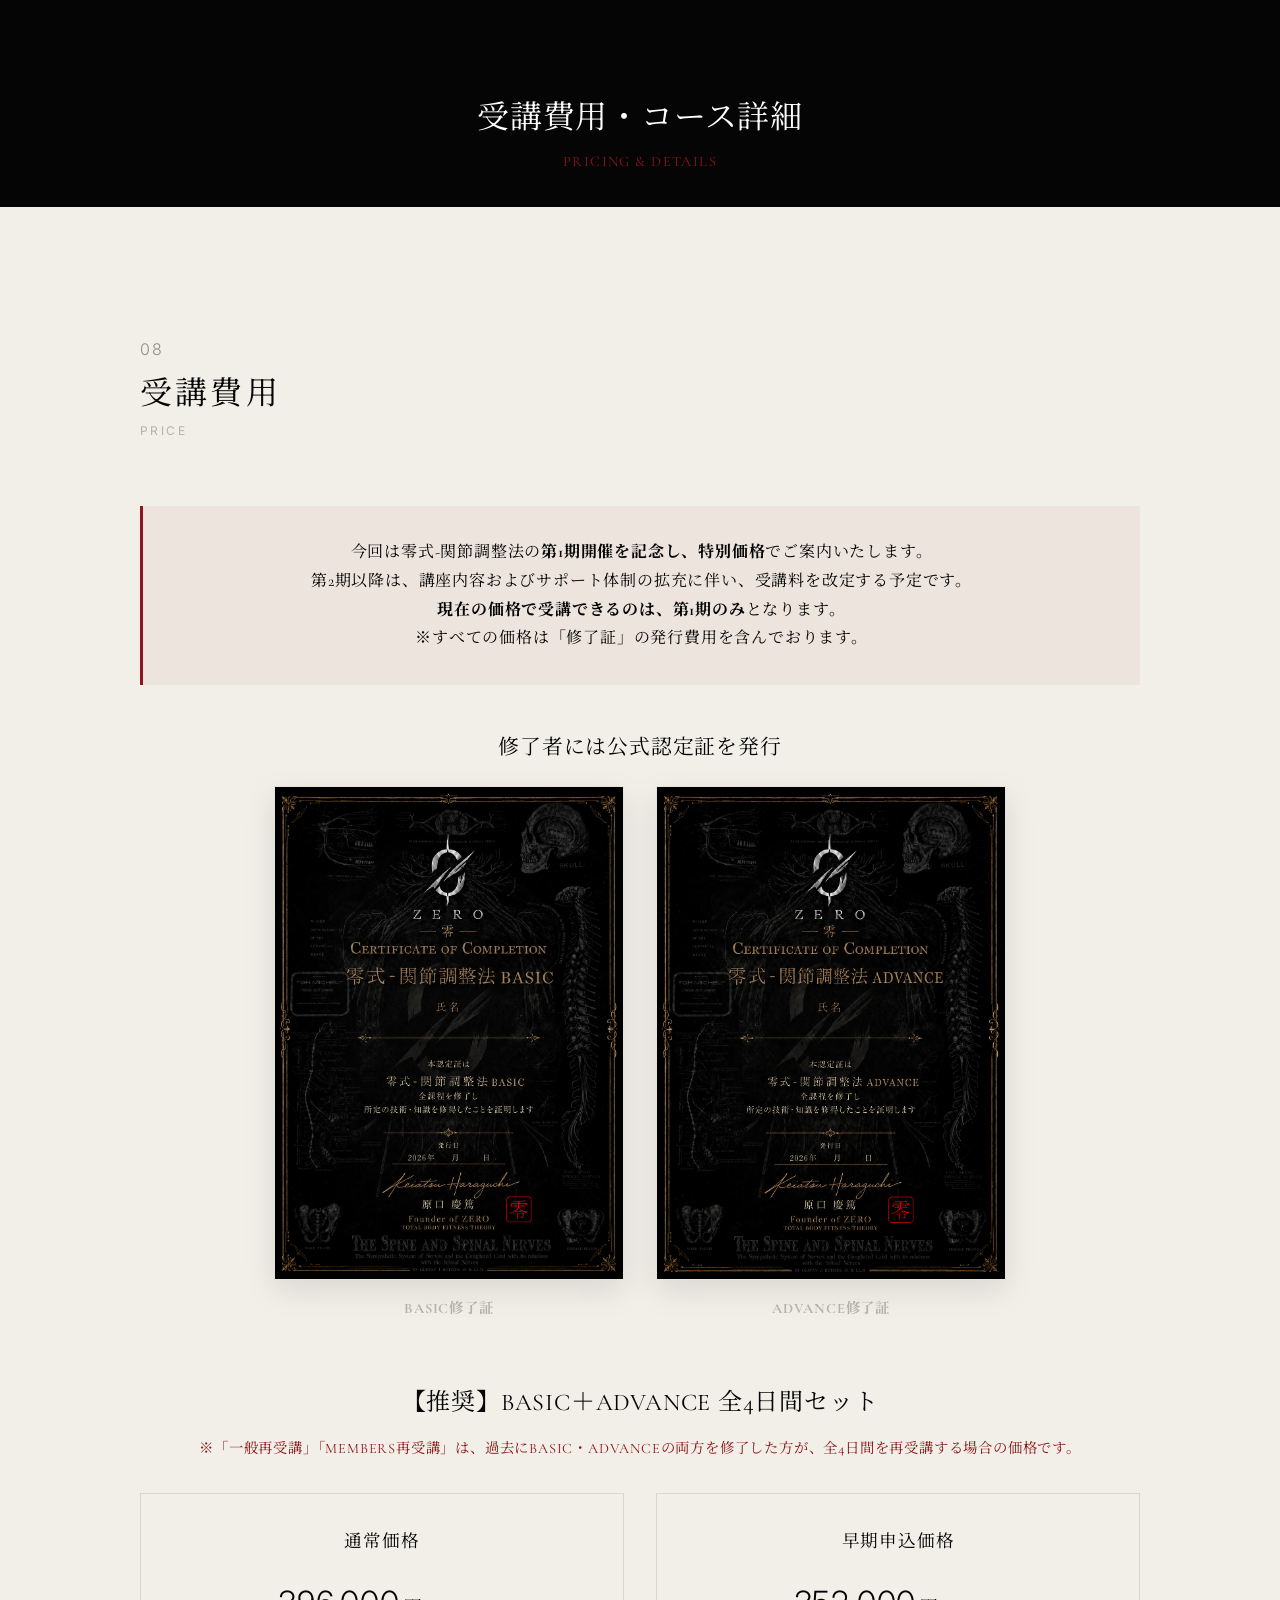
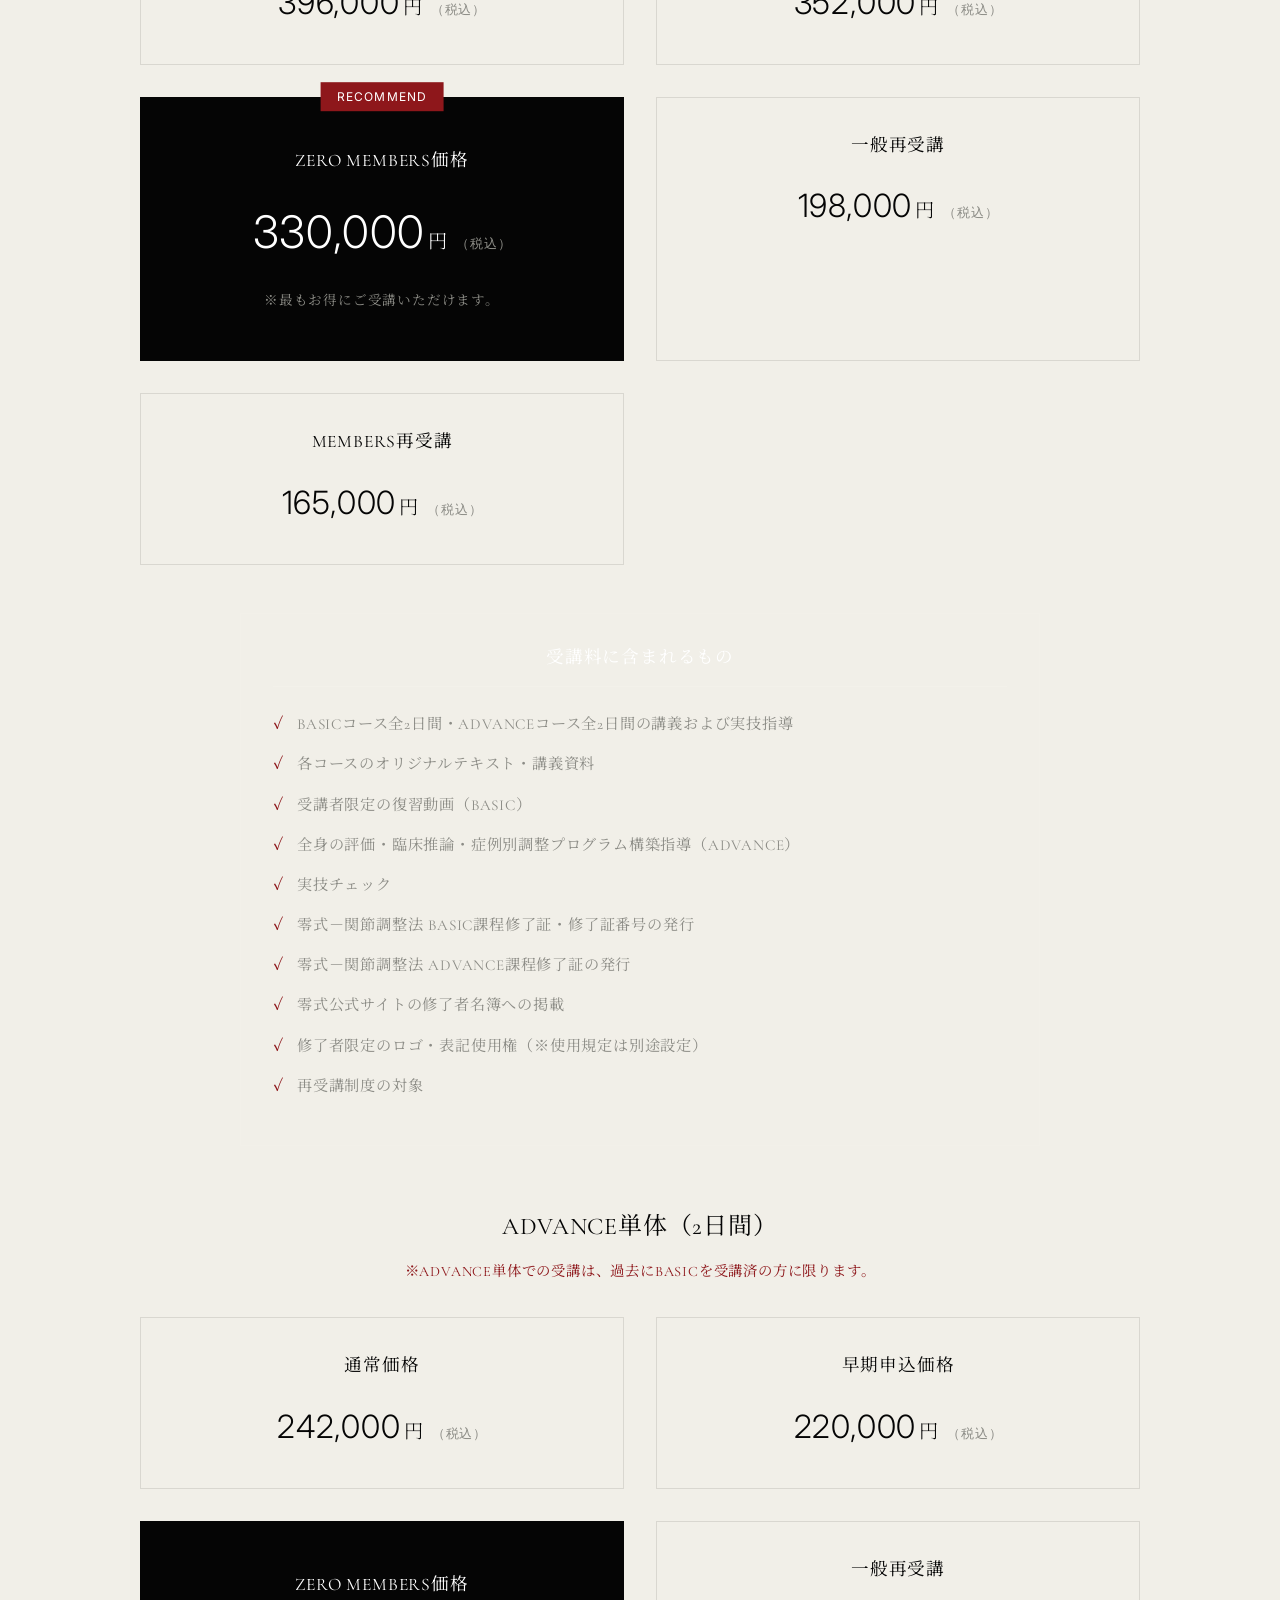
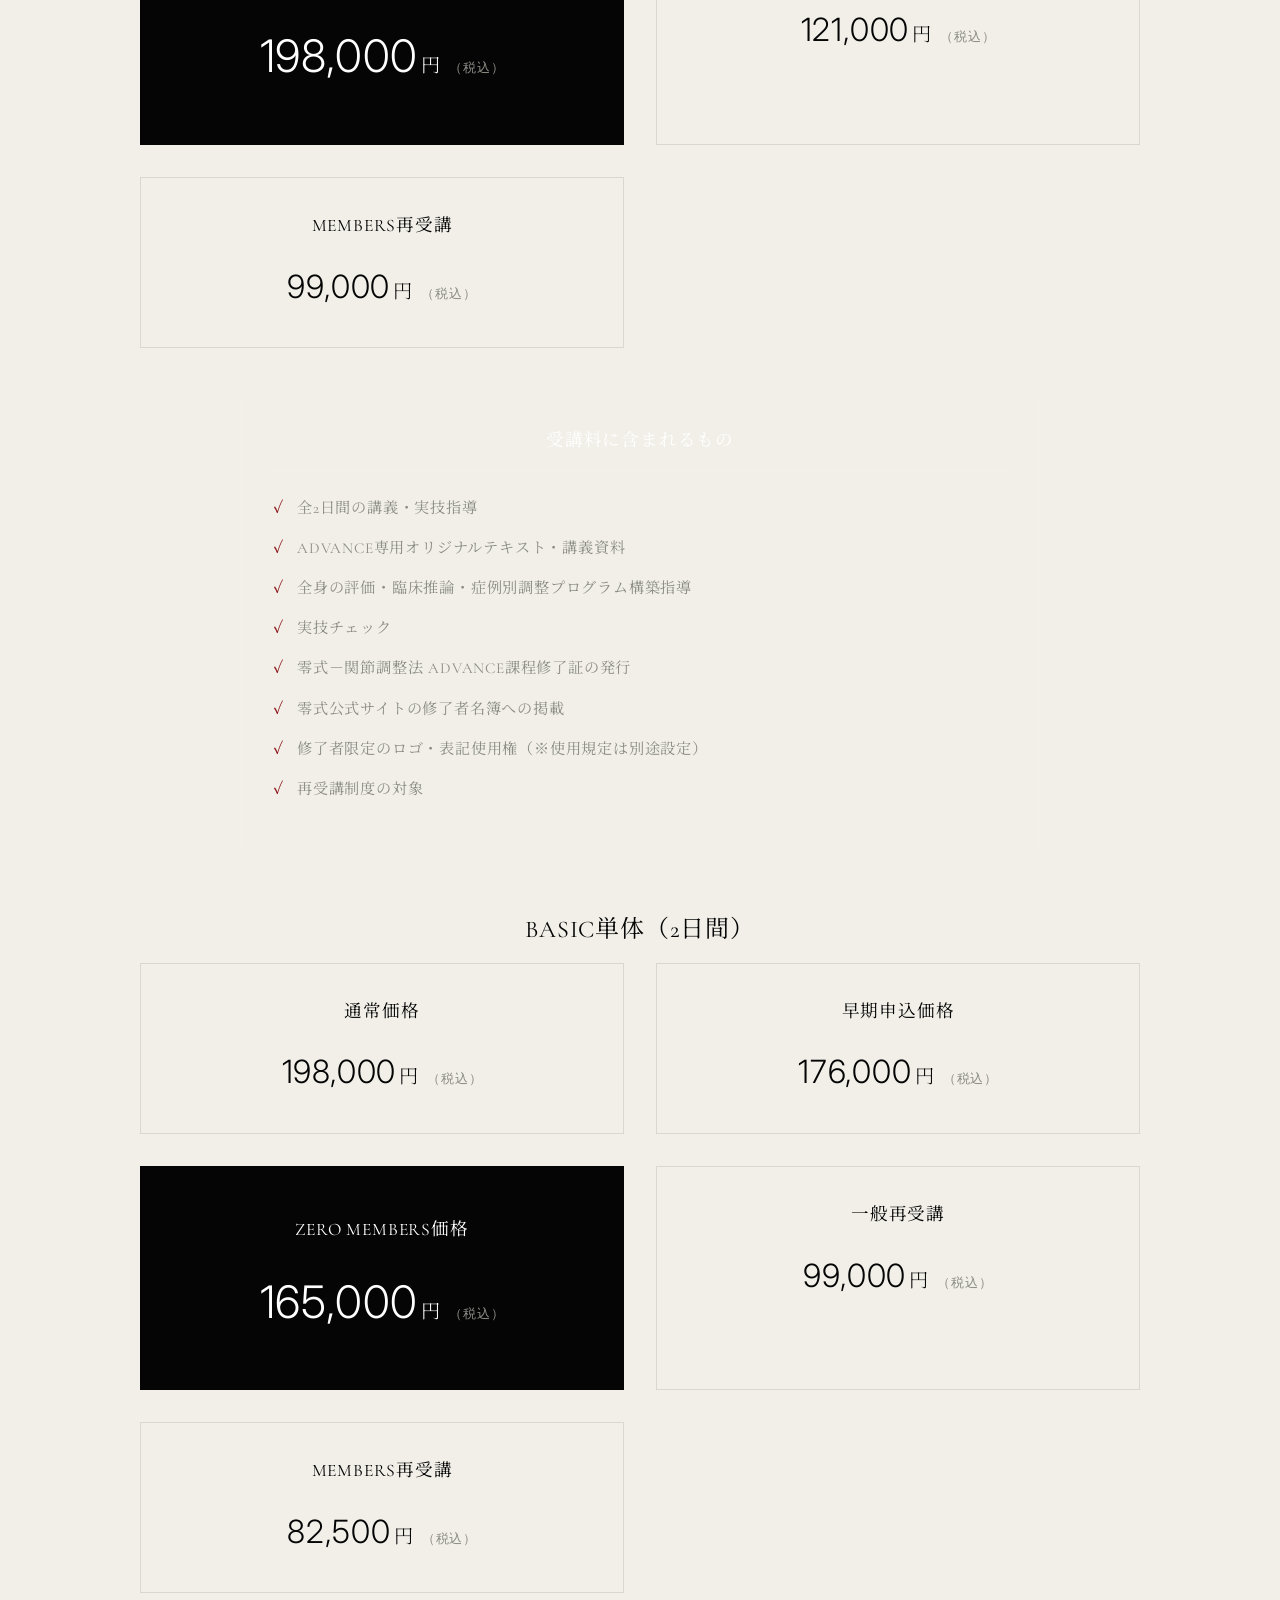
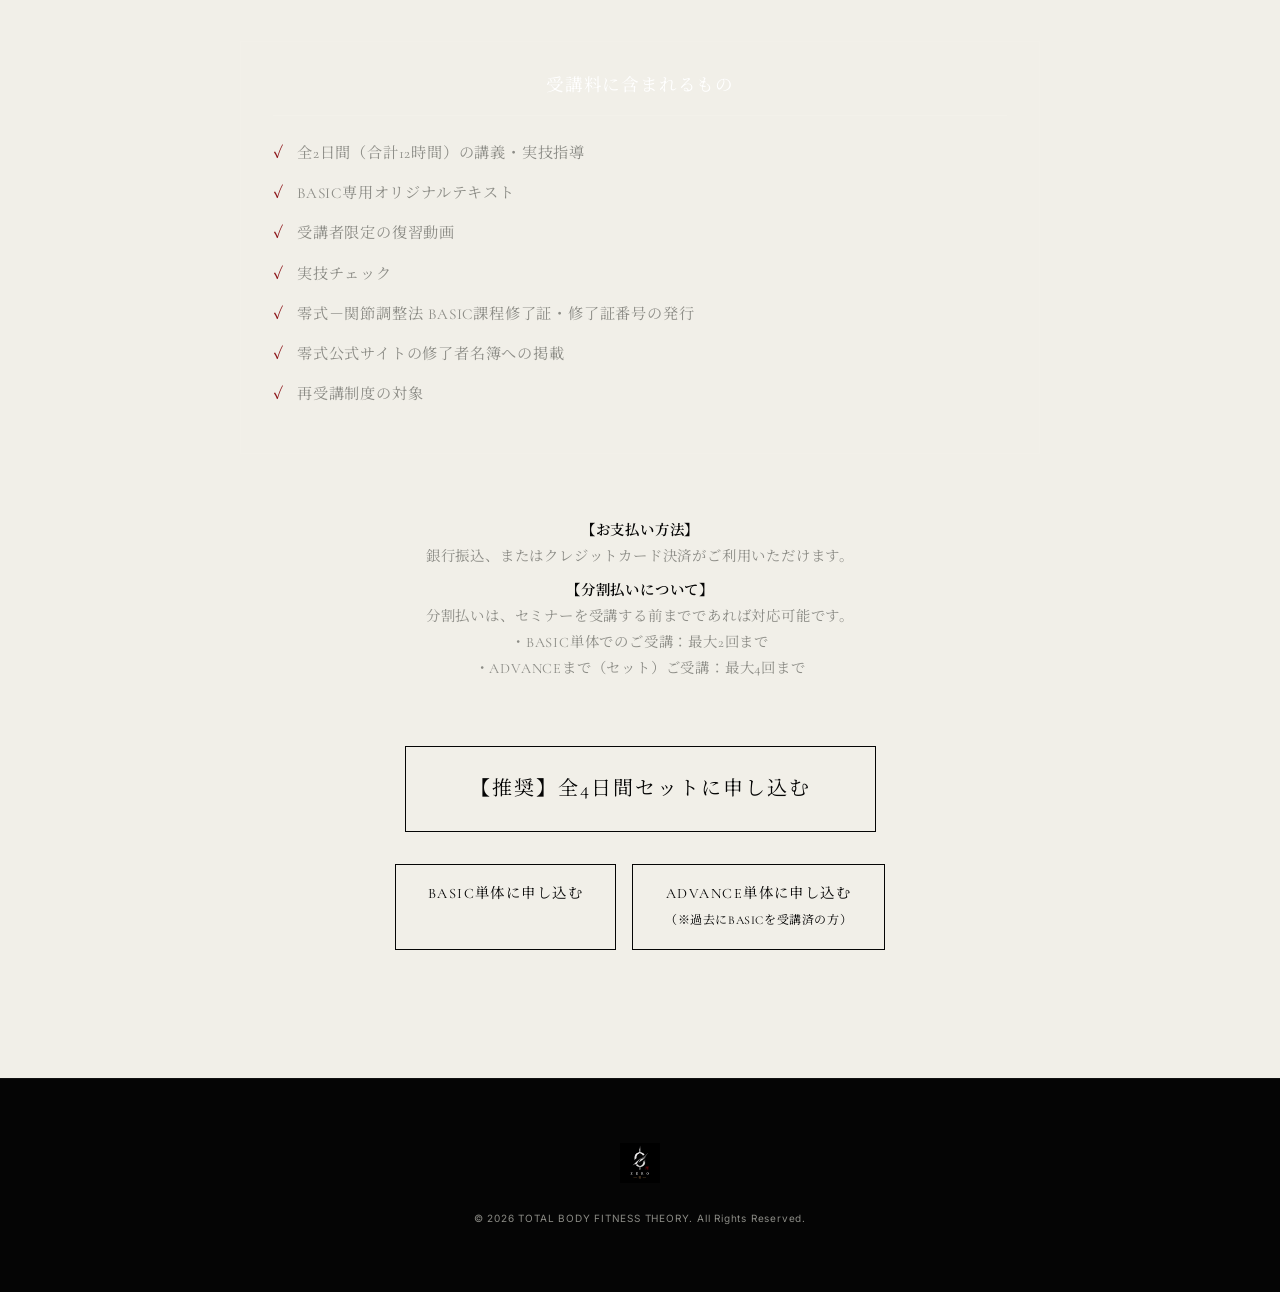
<file: pricing.html>
<!DOCTYPE html>
<html lang="ja">
<head>
    <meta charset="UTF-8">
    <meta name="viewport" content="width=device-width, initial-scale=1.0, maximum-scale=1.0">
    <title>零式－関節調整法｜BASIC＋ADVANCE 全4日間</title>
    <meta name="description" content="評価から技術選択、症例対応まで。つま先から顎、頭部まで全身の関節調整を体系的に学ぶ、零式－関節調整法BASIC＋ADVANCE全4日間講座。">
    
    <!-- OGP Settings -->
    <meta property="og:title" content="零式－関節調整法｜BASIC＋ADVANCE 全4日間">
    <meta property="og:description" content="評価から技術選択、症例対応まで。全身の関節調整を体系的に学ぶ全4日間講座。">
    <meta property="og:type" content="website">
    <meta property="og:url" content="">
    <meta property="og:image" content="">
    <meta property="og:site_name" content="零 -ZERO-">
    <meta name="twitter:card" content="summary_large_image">
    
    <!-- Favicon (Placeholder) -->
    <link rel="icon" href="favicon.ico" type="image/x-icon">
    
    <!-- Google Fonts -->
    <link rel="preconnect" href="https://fonts.googleapis.com">
    <link rel="preconnect" href="https://fonts.gstatic.com" crossorigin>
    <link href="https://fonts.googleapis.com/css2?family=Cormorant+Garamond:wght@300;400;600&family=Noto+Serif+JP:wght@300;400;600;700&family=Inter:wght@300;400;600&display=swap" rel="stylesheet">
    
    <link rel="stylesheet" href="style.css">
    
    <!-- Structured Data (JSON-LD) -->
    <script type="application/ld+json">
    {
      "@context": "https://schema.org",
      "@type": "Course",
      "name": "零式－関節調整法 BASIC＋ADVANCE",
      "description": "全身の関節調整を体系的に学び、臨床に応用できる判断力と実践力を身につける4日間講座。",
      "provider": {
        "@type": "Organization",
        "name": "TOTAL BODY FITNESS THEORY",
        "sameAs": ""
      }
    }
    </script>
</head>
<body>

    <!-- Configuration Variables (To be easily modified before release) -->
    <script>
        const CONFIG = {
            APPLICATION_URL: "https://forms.gle/JLhgW72cjvQodXaZ7", // セット申し込み（ページ内のすべての「申し込む」ボタンに適用されます）
            APPLICATION_URL_BASIC: "https://forms.gle/3qsCCHoqLfeUxqSS9", // BASICのみ申し込み用（必要に応じて使用）
            APPLICATION_URL_ADVANCE: "https://forms.gle/dVjFpN2YfBzxxNKB7", // ADVANCEのみ申し込み用（必要に応じて使用）
            CONTACT_URL: "#",
            BASIC_DATES: "2026年10月17日（土）・18日（日）",
            ADVANCE_DATES: "2026年11月21日（土）・22日（日）",
            VENUE: "東京（詳細は申込者へご案内いたします）",
            CAPACITY: "12名"
        };
    </script>

    <!-- Opening Animation -->
    <div id="opening-overlay" class="opening-overlay">
        <div class="opening-content">
            <img src="images/logo.jpg" alt="ZERO Logo" class="opening-logo-img">
            <div class="opening-line"></div>
            <p class="opening-subtitle">ZERO METHOD<br>JOINT ADJUSTMENT</p>
        </div>
    </div>

    <!-- Fixed Footer CTA (Mobile) -->
    <div class="fixed-cta-footer">
        <a href="#cta" class="apply-btn apply-btn--fixed">受講申込みはこちら</a>
    </div>

    <main>
    <!-- Subpage Header -->
    <header class="subpage-header text-center" style="padding: 6rem 0 2rem;">
        <div class="container">
            <h1 style="font-family: var(--font-serif); font-size: 2rem; color: var(--c-white-1);">受講費用・コース詳細</h1>
            <p style="color: var(--c-accent); font-size: 0.9rem; letter-spacing: 0.1em; margin-top: 0.5rem;">PRICING & DETAILS</p>
        </div>
    </header>

<!-- Section 10: Pricing -->
        <section class="pricing-section reveal light-section" id="pricing">
            <div class="container">
                <div class="section-header">
                    <span class="section-num">08</span>
                    <h2 class="section-title">受講費用</h2>
                    <p class="section-title-en">PRICE</p>
                </div>
                
                <div class="pricing-intro" style="background: rgba(142,23,27,0.05); padding: 2rem; border-left: 3px solid var(--c-accent); margin-bottom: 3rem; text-align: center;">
                    <p style="margin-bottom: 0; line-height: 1.8;">今回は零式-関節調整法の<strong>第1期開催を記念し、特別価格</strong>でご案内いたします。<br>
                    第2期以降は、講座内容およびサポート体制の拡充に伴い、受講料を改定する予定です。<br>
                    <strong>現在の価格で受講できるのは、第1期のみ</strong>となります。<br>
                    ※すべての価格は「修了証」の発行費用を含んでおります。</p>
                </div>

                <!-- Certificates Showcase -->
                <div class="certificates-showcase" style="margin-bottom: 4rem; text-align: center;">
                    <h3 style="font-size: 1.3rem; margin-bottom: 1.5rem; color: var(--c-black-1);">修了者には公式認定証を発行</h3>
                    <div style="display: flex; flex-direction: column; gap: 2rem; align-items: center; justify-content: center; max-width: 800px; margin: 0 auto;">
                        <div style="display: flex; flex-direction: column; gap: 1rem; align-items: center;">
                            <img src="images/kanstubesic.png" alt="BASIC修了証" style="max-width: 100%; height: auto; box-shadow: 0 10px 30px rgba(0,0,0,0.1); border: 1px solid rgba(0,0,0,0.05);">
                            <span style="font-size: 0.9rem; color: var(--c-gray-2); font-weight: bold;">BASIC修了証</span>
                        </div>
                        <div style="display: flex; flex-direction: column; gap: 1rem; align-items: center;">
                            <img src="images/kansetuadvance.png" alt="ADVANCE修了証" style="max-width: 100%; height: auto; box-shadow: 0 10px 30px rgba(0,0,0,0.1); border: 1px solid rgba(0,0,0,0.05);">
                            <span style="font-size: 0.9rem; color: var(--c-gray-2); font-weight: bold;">ADVANCE修了証</span>
                        </div>
                    </div>
                    <style>
                        @media(min-width: 768px) {
                            .certificates-showcase > div { flex-direction: row !important; }
                            .certificates-showcase img { max-width: 350px !important; }
                        }
                    </style>
                </div>

                <h3 class="pricing-category-title">【推奨】BASIC＋ADVANCE 全4日間セット</h3>
                <p class="pricing-note">※「一般再受講」「MEMBERS再受講」は、過去にBASIC・ADVANCEの両方を修了した方が、全4日間を再受講する場合の価格です。</p>
                <div class="pricing-table">
                    <div class="price-card">
                        <div class="price-header">通常価格</div>
                        <div class="price-amount">396,000<span class="currency">円</span><span class="tax">（税込）</span></div>
                    </div>
                    <div class="price-card">
                        <div class="price-header">早期申込価格</div>
                        <div class="price-amount">352,000<span class="currency">円</span><span class="tax">（税込）</span></div>
                    </div>
                    <div class="price-card featured-price">
                        <div class="featured-badge">RECOMMEND</div>
                        <div class="price-header">ZERO MEMBERS価格</div>
                        <div class="price-amount highlight-amount">330,000<span class="currency">円</span><span class="tax">（税込）</span></div>
                        <p class="price-note">※最もお得にご受講いただけます。</p>
                    </div>
                    <div class="price-card outline-price">
                        <div class="price-header">一般再受講</div>
                        <div class="price-amount">198,000<span class="currency">円</span><span class="tax">（税込）</span></div>
                    </div>
                    <div class="price-card outline-price">
                        <div class="price-header">MEMBERS再受講</div>
                        <div class="price-amount">165,000<span class="currency">円</span><span class="tax">（税込）</span></div>
                    </div>
                </div>
                <div class="included-items">
                    <h4 class="included-title">受講料に含まれるもの</h4>
                    <ul class="included-list">
                        <li>BASICコース全2日間・ADVANCEコース全2日間の講義および実技指導</li>
                        <li>各コースのオリジナルテキスト・講義資料</li>
                        <li>受講者限定の復習動画（BASIC）</li>
                        <li>全身の評価・臨床推論・症例別調整プログラム構築指導（ADVANCE）</li>
                        <li>実技チェック</li>
                        <li>零式－関節調整法 BASIC課程修了証・修了証番号の発行</li>
                        <li>零式－関節調整法 ADVANCE課程修了証の発行</li>
                        <li>零式公式サイトの修了者名簿への掲載</li>
                        <li>修了者限定のロゴ・表記使用権（※使用規定は別途設定）</li>
                        <li>再受講制度の対象</li>
                    </ul>
                </div>

                <h3 class="pricing-category-title mt-8">ADVANCE単体（2日間）</h3>
                <p class="pricing-note">※ADVANCE単体での受講は、過去にBASICを受講済の方に限ります。</p>
                <div class="pricing-table">
                    <div class="price-card">
                        <div class="price-header">通常価格</div>
                        <div class="price-amount">242,000<span class="currency">円</span><span class="tax">（税込）</span></div>
                    </div>
                    <div class="price-card">
                        <div class="price-header">早期申込価格</div>
                        <div class="price-amount">220,000<span class="currency">円</span><span class="tax">（税込）</span></div>
                    </div>
                    <div class="price-card featured-price">
                        <div class="price-header">ZERO MEMBERS価格</div>
                        <div class="price-amount highlight-amount">198,000<span class="currency">円</span><span class="tax">（税込）</span></div>
                    </div>
                    <div class="price-card outline-price">
                        <div class="price-header">一般再受講</div>
                        <div class="price-amount">121,000<span class="currency">円</span><span class="tax">（税込）</span></div>
                    </div>
                    <div class="price-card outline-price">
                        <div class="price-header">MEMBERS再受講</div>
                        <div class="price-amount">99,000<span class="currency">円</span><span class="tax">（税込）</span></div>
                    </div>
                </div>
                <div class="included-items">
                    <h4 class="included-title">受講料に含まれるもの</h4>
                    <ul class="included-list">
                        <li>全2日間の講義・実技指導</li>
                        <li>ADVANCE専用オリジナルテキスト・講義資料</li>
                        <li>全身の評価・臨床推論・症例別調整プログラム構築指導</li>
                        <li>実技チェック</li>
                        <li>零式－関節調整法 ADVANCE課程修了証の発行</li>
                        <li>零式公式サイトの修了者名簿への掲載</li>
                        <li>修了者限定のロゴ・表記使用権（※使用規定は別途設定）</li>
                        <li>再受講制度の対象</li>
                    </ul>
                </div>

                <h3 class="pricing-category-title mt-8">BASIC単体（2日間）</h3>
                <div class="pricing-table">
                    <div class="price-card">
                        <div class="price-header">通常価格</div>
                        <div class="price-amount">198,000<span class="currency">円</span><span class="tax">（税込）</span></div>
                    </div>
                    <div class="price-card">
                        <div class="price-header">早期申込価格</div>
                        <div class="price-amount">176,000<span class="currency">円</span><span class="tax">（税込）</span></div>
                    </div>
                    <div class="price-card featured-price">
                        <div class="price-header">ZERO MEMBERS価格</div>
                        <div class="price-amount highlight-amount">165,000<span class="currency">円</span><span class="tax">（税込）</span></div>
                    </div>
                    <div class="price-card outline-price">
                        <div class="price-header">一般再受講</div>
                        <div class="price-amount">99,000<span class="currency">円</span><span class="tax">（税込）</span></div>
                    </div>
                    <div class="price-card outline-price">
                        <div class="price-header">MEMBERS再受講</div>
                        <div class="price-amount">82,500<span class="currency">円</span><span class="tax">（税込）</span></div>
                    </div>
                </div>
                <div class="included-items">
                    <h4 class="included-title">受講料に含まれるもの</h4>
                    <ul class="included-list">
                        <li>全2日間（合計12時間）の講義・実技指導</li>
                        <li>BASIC専用オリジナルテキスト</li>
                        <li>受講者限定の復習動画</li>
                        <li>実技チェック</li>
                        <li>零式－関節調整法 BASIC課程修了証・修了証番号の発行</li>
                        <li>零式公式サイトの修了者名簿への掲載</li>
                        <li>再受講制度の対象</li>
                    </ul>
                </div>
                
                <div class="payment-info mt-8">
                    <p style="margin-bottom: 0.5rem;"><strong>【お支払い方法】</strong><br>銀行振込、またはクレジットカード決済がご利用いただけます。</p>
                    <p style="margin-bottom: 0;"><strong>【分割払いについて】</strong><br>分割払いは、セミナーを受講する前までであれば対応可能です。<br>・BASIC単体でのご受講：最大2回まで<br>・ADVANCEまで（セット）ご受講：最大4回まで</p>
                </div>
                
                <div class="text-center mt-8 cta-group-vertical">
                    <a href="#" class="apply-btn apply-btn--large dynamic-application-set">【推奨】全4日間セットに申し込む</a>
                    <div class="cta-group-sub">
                        <a href="#" class="apply-btn dynamic-application-basic">BASIC単体に申し込む</a>
                        <a href="#" class="apply-btn dynamic-application-advance">ADVANCE単体に申し込む<br><span style="font-size: 0.75rem; letter-spacing: 0.05em;">（※過去にBASICを受講済の方）</span></a>
                    </div>
                </div>
            </div>
        </section>
    </main>
<footer class="site-footer">
        <div class="container text-center">
            <img src="images/logo.jpg" alt="ZERO Logo" class="footer-logo-img">
            <p class="footer-copyright"><small>&copy; 2026 TOTAL BODY FITNESS THEORY. All Rights Reserved.</small></p>
        </div>
    </footer>

    <script src="script.js"></script>
</body>
</html>
</file>
<file: style.css>
/* ==========================================================================
   CSS Variables & Base Setup
   ========================================================================== */
:root {
    /* Colors */
    --c-black-1: #050505;
    --c-black-2: #080808;
    --c-black-3: #0D0D0D;
    
    --c-white-1: #FFFFFF;
    --c-white-2: #F2F0E9;
    --c-white-bg: #F1EFE8;
    
    --c-gray-1: #8C8C86;
    --c-gray-2: #B5B2AA;
    
    --c-accent: #8E171B;

    /* Typography */
    --font-serif: 'Cormorant Garamond', 'Noto Serif JP', serif;
    --font-sans: 'Inter', sans-serif;
    
    /* Spacing */
    --sp-sm: 1rem;
    --sp-md: 2rem;
    --sp-lg: 4rem;
    --sp-xl: 8rem;
    --sp-xxl: 12rem;
    
    /* Transition */
    --ts-fast: 0.3s ease;
    --ts-slow: 0.8s cubic-bezier(0.2, 0.8, 0.2, 1);
}

/* Reset & Base */
*, *::before, *::after {
    box-sizing: border-box;
    margin: 0;
    padding: 0;
}

html {
    font-size: 16px;
    scroll-behavior: smooth;
}

body {
    background-color: var(--c-black-1);
    color: var(--c-white-2);
    font-family: var(--font-serif);
    line-height: 1.8;
    letter-spacing: 0.05em;
    -webkit-font-smoothing: antialiased;
}

img {
    max-width: 100%;
    height: auto;
    display: block;
}

a {
    color: inherit;
    text-decoration: none;
}

ul {
    list-style: none;
}

.container {
    width: 90%;
    max-width: 1000px;
    margin: 0 auto;
    position: relative;
    z-index: 2;
}

.text-center {
    text-align: center;
}

.mt-8 {
    margin-top: var(--sp-lg);
}

/* Typography Utilities */
h1, h2, h3, h4, h5, h6 {
    font-family: var(--font-serif);
    font-weight: 400;
    line-height: 1.4;
}

/* Section Common */
section {
    padding: var(--sp-xl) 0;
    position: relative;
    overflow: hidden;
}

.light-section {
    background-color: var(--c-white-bg);
    color: var(--c-black-1);
}

.section-header {
    margin-bottom: var(--sp-lg);
    position: relative;
}

.section-num {
    font-family: var(--font-sans);
    font-weight: 300;
    font-size: 1rem;
    color: var(--c-gray-1);
    display: block;
    margin-bottom: 0.5rem;
    letter-spacing: 0.1em;
}

.section-title {
    font-size: 2rem;
    letter-spacing: 0.1em;
    margin-bottom: 0.25rem;
}

.section-title-en {
    font-family: var(--font-sans);
    font-size: 0.75rem;
    color: var(--c-gray-2);
    letter-spacing: 0.2em;
}

/* Buttons */
.apply-btn {
    display: inline-block;
    padding: 1.25rem 3rem;
    background-color: transparent;
    color: var(--c-white-1);
    border: 1px solid var(--c-gray-1);
    font-size: 1rem;
    letter-spacing: 0.1em;
    transition: var(--ts-fast);
    position: relative;
    overflow: hidden;
    cursor: pointer;
}

.light-section .apply-btn {
    color: var(--c-black-1);
    border-color: var(--c-black-1);
}

.apply-btn::before {
    content: '';
    position: absolute;
    top: 0;
    left: 0;
    width: 100%;
    height: 100%;
    background-color: var(--c-accent);
    transform: scaleX(0);
    transform-origin: right;
    transition: transform var(--ts-fast);
    z-index: -1;
}

.apply-btn:hover {
    color: var(--c-white-1);
    border-color: var(--c-accent);
}

.apply-btn:hover::before {
    transform: scaleX(1);
    transform-origin: left;
}

.apply-btn--large {
    padding: 1.5rem 4rem;
    font-size: 1.25rem;
}

/* CTA Groups */
.cta-group {
    display: flex;
    flex-wrap: wrap;
    gap: 1rem;
    justify-content: center;
    align-items: center;
}

.cta-group-vertical {
    display: flex;
    flex-direction: column;
    align-items: center;
    gap: 2rem;
}

.cta-group-sub {
    display: flex;
    flex-wrap: wrap;
    gap: 1rem;
    justify-content: center;
}

.cta-group-sub .apply-btn {
    padding: 1rem 2rem;
    font-size: 0.9rem;
}

/* Background Large Texts */
.bg-text-large {
    position: absolute;
    top: 10%;
    left: -5%;
    font-size: 15vw;
    font-family: var(--font-serif);
    color: rgba(255,255,255,0.02);
    line-height: 1;
    z-index: 0;
    pointer-events: none;
    white-space: nowrap;
}

.bg-text-large.right {
    left: auto;
    right: -5%;
    color: rgba(0,0,0,0.03); /* for light section */
}

/* ==========================================================================
   Animations
   ========================================================================== */

/* Opening Overlay */
.opening-overlay {
    position: fixed;
    top: 0;
    left: 0;
    width: 100%;
    height: 100%;
    background-color: var(--c-black-1);
    z-index: 9999;
    display: flex;
    justify-content: center;
    align-items: center;
    transition: opacity 1s ease, visibility 1s ease;
}

.opening-content {
    text-align: center;
    position: relative;
}

.opening-logo {
    font-size: 5rem;
    font-weight: 300;
    color: var(--c-white-1);
    opacity: 0;
    transform: translateY(20px);
    animation: fadeUp 1s forwards 0.5s;
}

.opening-logo-img {
    height: 80px;
    width: auto;
    margin: 0 auto;
    opacity: 0;
    transform: translateY(20px);
    animation: fadeUp 1s forwards 0.5s;
}

.opening-line {
    width: 0;
    height: 1px;
    background-color: var(--c-accent);
    margin: 2rem auto;
    animation: expandLine 1s cubic-bezier(0.8, 0, 0.2, 1) forwards 1.5s;
}

.opening-subtitle {
    font-family: var(--font-sans);
    font-size: 0.8rem;
    letter-spacing: 0.3em;
    color: var(--c-gray-2);
    opacity: 0;
    animation: fadeIn 1s forwards 2s;
}

@keyframes fadeUp {
    to { opacity: 1; transform: translateY(0); }
}

@keyframes expandLine {
    to { width: 100px; }
}

@keyframes fadeIn {
    to { opacity: 1; }
}

.is-loaded .opening-overlay {
    opacity: 0;
    visibility: hidden;
    pointer-events: none;
}

/* Scroll Reveal */
.reveal {
    opacity: 0;
    transform: translateY(30px);
    transition: all 1s cubic-bezier(0.2, 0.8, 0.2, 1);
}

.reveal.is-visible {
    opacity: 1;
    transform: translateY(0);
}

/* ==========================================================================
   Sections
   ========================================================================== */

/* Hero Section */
.hero-section {
    min-height: 100vh;
    display: flex;
    align-items: center;
    padding-top: 20vh;
    padding-bottom: 10vh;
}

.hero-bg-text {
    position: absolute;
    top: 15%;
    right: 0;
    font-size: 25vw;
    font-family: var(--font-sans);
    font-weight: 300;
    color: rgba(255,255,255,0.02);
    line-height: 0.8;
    z-index: 0;
}

.hero-container {
    width: 90%;
    max-width: 1200px;
    margin: 0 auto;
    position: relative;
    z-index: 2;
    display: flex;
    flex-direction: column;
}

.hero-labels {
    display: flex;
    gap: 2rem;
    margin-bottom: 3rem;
}

.label-vertical {
    writing-mode: vertical-rl;
    font-family: var(--font-sans);
    font-size: 0.75rem;
    letter-spacing: 0.2em;
    color: var(--c-gray-1);
    position: relative;
}

.label-vertical::before {
    content: '';
    display: inline-block;
    width: 1px;
    height: 30px;
    background-color: var(--c-accent);
    margin-bottom: 10px;
}

.hero-title {
    margin-bottom: 2rem;
}

.title-jp {
    display: block;
    font-size: 3.5rem;
    letter-spacing: 0.15em;
    margin-bottom: 0.5rem;
}

.title-en {
    display: block;
    font-family: var(--font-sans);
    font-weight: 300;
    font-size: 1rem;
    letter-spacing: 0.3em;
    color: var(--c-gray-2);
}

.hero-subtitle {
    font-size: 1.1rem;
    margin-bottom: 2rem;
    color: var(--c-gray-2);
}

.hero-catchcopy {
    font-size: 1.5rem;
    margin-bottom: 3rem;
    line-height: 2;
    border-left: 1px solid var(--c-accent);
    padding-left: 2rem;
}

.hero-info {
    font-family: var(--font-sans);
    font-size: 0.9rem;
    letter-spacing: 0.1em;
    margin-bottom: 4rem;
    color: var(--c-gray-2);
    display: flex;
    flex-direction: column;
    gap: 0.5rem;
}

.hero-actions {
    display: flex;
    gap: 2rem;
    align-items: center;
}

.scroll-btn {
    font-family: var(--font-sans);
    font-size: 0.8rem;
    letter-spacing: 0.1em;
    color: var(--c-gray-1);
    position: relative;
    padding-bottom: 5px;
}

.scroll-btn::after {
    content: '';
    position: absolute;
    bottom: 0;
    left: 0;
    width: 100%;
    height: 1px;
    background-color: var(--c-gray-1);
    transform: scaleX(0);
    transform-origin: right;
    transition: transform var(--ts-fast);
}

.scroll-btn:hover::after {
    transform: scaleX(1);
    transform-origin: left;
}

.scroll-indicator {
    position: absolute;
    bottom: 5vh;
    right: 5%;
    display: flex;
    flex-direction: column;
    align-items: center;
    font-family: var(--font-sans);
    font-size: 0.6rem;
    letter-spacing: 0.2em;
    color: var(--c-gray-1);
}

.scroll-line {
    width: 1px;
    height: 60px;
    background-color: rgba(255,255,255,0.2);
    margin-bottom: 10px;
    position: relative;
    overflow: hidden;
}

.scroll-line::after {
    content: '';
    position: absolute;
    top: 0;
    left: 0;
    width: 100%;
    height: 100%;
    background-color: var(--c-white-1);
    animation: scrollDown 2s infinite cubic-bezier(0.8, 0, 0.2, 1);
}

@keyframes scrollDown {
    0% { transform: translateY(-100%); }
    100% { transform: translateY(100%); }
}

/* Problem Section */
.problem-list {
    margin-bottom: 4rem;
}

.problem-list li {
    font-size: 1.25rem;
    margin-bottom: 1.5rem;
    padding-left: 2rem;
    position: relative;
    opacity: 0.8;
}

.problem-list li::before {
    content: '';
    position: absolute;
    left: 0;
    top: 0.8em;
    width: 10px;
    height: 1px;
    background-color: var(--c-accent);
}

.problem-conclusion {
    font-size: 1.5rem;
    line-height: 2;
}

/* Philosophy Section */
.philosophy-lead {
    font-size: 1.5rem;
    margin-bottom: 3rem;
    line-height: 2;
}

.philosophy-text-blocks p {
    margin-bottom: 2rem;
    color: var(--c-gray-2);
}

.philosophy-highlight {
    font-size: 1.5rem;
    color: var(--c-white-1) !important;
    margin-top: 4rem;
    border-bottom: 1px solid rgba(255,255,255,0.2);
    padding-bottom: 1rem;
    display: inline-block;
}

/* About Section */
.about-grid {
    display: grid;
    grid-template-columns: repeat(auto-fit, minmax(280px, 1fr));
    gap: 3rem;
    margin-top: 4rem;
}

.about-card {
    border-top: 1px solid rgba(255,255,255,0.1);
    padding-top: 2rem;
}

.about-card h3 {
    font-size: 1.25rem;
    margin-bottom: 1.5rem;
    color: var(--c-white-2);
}

.about-card p {
    font-size: 0.95rem;
    color: var(--c-gray-2);
}

/* Curriculum Overview & Timeline */
.curriculum-overview {
    background: rgba(255,255,255,0.02);
    padding: 2rem;
    border-left: 3px solid var(--c-accent);
    margin-bottom: 3rem;
}

.curriculum-overview p {
    font-size: 0.95rem;
    line-height: 2;
    margin-bottom: 0;
}

.schedule-timeline {
    margin-top: 3rem;
}

.schedule-day {
    font-size: 1.5rem;
    border-bottom: 1px solid rgba(0,0,0,0.1);
    padding-bottom: 1rem;
    margin-bottom: 2rem;
    color: var(--c-black-1);
}

#advance .schedule-day {
    color: var(--c-white-1);
    border-bottom: 1px solid rgba(255,255,255,0.1);
}

.timeline-row {
    display: flex;
    flex-direction: column;
    margin-bottom: 2rem;
    padding-bottom: 2rem;
    border-bottom: 1px dashed rgba(0,0,0,0.05);
}

#advance .timeline-row {
    border-bottom: 1px dashed rgba(255,255,255,0.05);
}

@media (min-width: 768px) {
    .timeline-row {
        flex-direction: row;
        gap: 3rem;
    }
}

.timeline-time {
    font-family: var(--font-sans);
    font-weight: 600;
    font-size: 1.1rem;
    color: var(--c-accent);
    flex-shrink: 0;
    width: 140px;
    margin-bottom: 0.5rem;
}

.timeline-content h4 {
    font-size: 1.1rem;
    margin-bottom: 1rem;
}

.timeline-content ul {
    list-style: none;
    padding: 0;
}

.timeline-content li {
    font-size: 0.95rem;
    margin-bottom: 0.5rem;
    padding-left: 1.2rem;
    position: relative;
}

.timeline-content li::before {
    content: '';
    position: absolute;
    left: 0;
    top: 0.6em;
    width: 4px;
    height: 4px;
    background-color: var(--c-accent);
}

.timeline-note {
    font-size: 0.85rem;
    color: var(--c-accent);
    margin-top: 1rem;
    background: rgba(142,23,27,0.05);
    padding: 1rem;
}

/* Comparison Table */
.comparison-table-wrapper {
    margin-top: 4rem;
    overflow-x: auto;
}

.comparison-table-wrapper h3 {
    font-size: 1.3rem;
    margin-bottom: 1.5rem;
    text-align: center;
}

.comparison-table {
    width: 100%;
    min-width: 600px;
    border-collapse: collapse;
    background: rgba(255,255,255,0.02);
}

.comparison-table th, .comparison-table td {
    padding: 1.5rem;
    border: 1px solid rgba(255,255,255,0.1);
    text-align: left;
    width: 50%;
}

.comparison-table th {
    font-size: 1.2rem;
    font-weight: 400;
    color: var(--c-white-1);
    text-align: center;
    background: rgba(255,255,255,0.05);
}

.comparison-table td {
    font-size: 0.95rem;
    color: var(--c-gray-2);
}

/* Transformation Section */
.transformation-lead {
    font-size: 1.25rem;
    margin-bottom: 4rem;
    text-align: center;
}

.step-flow {
    display: flex;
    flex-direction: column;
    align-items: center;
    gap: 2rem;
}

.step-item {
    display: flex;
    flex-direction: column;
    align-items: center;
    text-align: center;
    position: relative;
    width: 100%;
    max-width: 300px;
    padding: 2rem;
    border: 1px solid rgba(255,255,255,0.05);
}

.step-item::after {
    content: '↓';
    position: absolute;
    bottom: -1.8rem;
    color: var(--c-gray-1);
    font-family: var(--font-sans);
}

.step-item:last-child::after {
    display: none;
}

.step-label {
    font-family: var(--font-sans);
    font-size: 0.75rem;
    color: var(--c-gray-1);
    letter-spacing: 0.2em;
    margin-bottom: 0.5rem;
}

.step-item h4 {
    font-size: 1.25rem;
}

.highlight-step {
    border-color: rgba(142, 23, 27, 0.3);
    background: linear-gradient(180deg, rgba(142,23,27,0.05) 0%, transparent 100%);
}

.highlight-step h4 {
    color: var(--c-white-1);
}

/* Instructor Section */
.instructor-profile {
    display: grid;
    grid-template-columns: 1fr;
    gap: 4rem;
}

@media (min-width: 768px) {
    .instructor-profile {
        grid-template-columns: 1fr 2fr;
    }
}

.image-placeholder {
    width: 100%;
    aspect-ratio: 3/4;
    background-color: #111;
    border: 1px solid rgba(255,255,255,0.1);
    position: relative;
}

.image-placeholder::after {
    content: 'NO IMAGE';
    position: absolute;
    top: 50%;
    left: 50%;
    transform: translate(-50%, -50%);
    font-family: var(--font-sans);
    color: rgba(255,255,255,0.2);
    letter-spacing: 0.1em;
}

.instructor-photo {
    width: 100%;
    height: auto;
    display: block;
    border: 1px solid rgba(255,255,255,0.1);
    filter: grayscale(100%) contrast(1.1);
}

.instructor-title {
    font-family: var(--font-sans);
    font-size: 0.8rem;
    color: var(--c-gray-1);
    margin-bottom: 0.5rem;
}

.instructor-name {
    font-size: 2rem;
    margin-bottom: 2rem;
}

.instructor-name-en {
    font-family: var(--font-sans);
    font-size: 0.9rem;
    color: var(--c-gray-1);
    margin-left: 1rem;
    letter-spacing: 0.1em;
}

.instructor-bio {
    font-size: 1rem;
    color: var(--c-gray-2);
    margin-bottom: 3rem;
}

.instructor-credentials {
    margin-bottom: 3rem;
}

.instructor-credentials h4 {
    font-size: 1rem;
    margin-bottom: 1rem;
    border-bottom: 1px solid rgba(255,255,255,0.1);
    padding-bottom: 0.5rem;
}

.instructor-credentials ul {
    display: grid;
    grid-template-columns: repeat(auto-fit, minmax(200px, 1fr));
    gap: 0.5rem;
}

.instructor-credentials li {
    font-size: 0.9rem;
    color: var(--c-gray-2);
}

.instructor-credentials li::before {
    content: '-';
    margin-right: 0.5rem;
    color: var(--c-accent);
}

.instructor-message {
    padding: 2rem;
    background-color: rgba(255,255,255,0.02);
    border-left: 2px solid var(--c-accent);
}

.instructor-message p {
    margin-bottom: 1rem;
    font-size: 0.95rem;
}

.instructor-message p:last-child {
    margin-bottom: 0;
}

.instructor-message p:last-child {
    margin-bottom: 0;
}

/* Anatomy Gallery */
.anatomy-gallery {
    margin-top: 3rem;
    padding-top: 2rem;
    border-top: 1px solid rgba(255,255,255,0.1);
}

.anatomy-title {
    font-size: 1.1rem;
    margin-bottom: 0.5rem;
    color: var(--c-white-1);
}

.anatomy-desc {
    font-size: 0.9rem;
    color: var(--c-gray-2);
    margin-bottom: 1.5rem;
}

.anatomy-grid {
    display: grid;
    grid-template-columns: repeat(2, 1fr);
    gap: 10px;
}

@media (min-width: 480px) {
    .anatomy-grid {
        grid-template-columns: repeat(4, 1fr);
    }
}

.anatomy-img {
    width: 100%;
    aspect-ratio: 1;
    object-fit: cover;
    filter: grayscale(100%) brightness(0.8);
    transition: var(--ts-fast);
}

.anatomy-img:hover {
    filter: grayscale(0%) brightness(1);
    transform: scale(1.02);
}

/* Pricing Section */
.pricing-category-title {
    font-size: 1.5rem;
    margin-bottom: 1rem;
    text-align: center;
    color: var(--c-black-1);
}

.pricing-note {
    text-align: center;
    font-size: 0.9rem;
    color: var(--c-accent);
    margin-bottom: 2rem;
}

.pricing-table {
    display: flex;
    flex-direction: column;
    gap: 2rem;
    margin-bottom: 3rem;
}

.price-card {
    padding: 2rem;
    border-bottom: 1px solid rgba(0,0,0,0.1);
    display: flex;
    flex-direction: column;
    align-items: center;
    text-align: center;
}

@media (min-width: 768px) {
    .pricing-table {
        display: grid;
        grid-template-columns: repeat(2, 1fr);
        gap: 2rem;
    }
    .price-card {
        border: 1px solid rgba(0,0,0,0.1);
    }
}

.price-header {
    font-size: 1.1rem;
    margin-bottom: 1rem;
}

.price-amount {
    font-family: var(--font-sans);
    font-size: 2rem;
    font-weight: 300;
}

.currency {
    font-family: var(--font-serif);
    font-size: 1.2rem;
    margin-left: 0.2rem;
}

.tax {
    font-family: var(--font-sans);
    font-size: 0.8rem;
    color: var(--c-gray-1);
    margin-left: 0.5rem;
}

.featured-price {
    background-color: var(--c-black-1);
    color: var(--c-white-1);
    border: none;
    position: relative;
    padding: 3rem 2rem;
}

.featured-badge {
    position: absolute;
    top: 0;
    left: 50%;
    transform: translate(-50%, -50%);
    background-color: var(--c-accent);
    color: var(--c-white-1);
    padding: 0.25rem 1rem;
    font-family: var(--font-sans);
    font-size: 0.75rem;
    letter-spacing: 0.1em;
}

.highlight-amount {
    font-size: 2.8rem;
    color: var(--c-white-1);
}

.price-note {
    font-size: 0.85rem;
    margin-top: 1rem;
    color: var(--c-gray-1);
}

.payment-info {
    font-size: 0.9rem;
    color: var(--c-gray-1);
    text-align: center;
}

.payment-info strong {
    color: var(--c-black-1);
    font-weight: 600;
}

/* Information Section */
.info-grid {
    display: grid;
    grid-template-columns: 1fr;
    gap: 2rem;
}

@media (min-width: 768px) {
    .info-grid {
        grid-template-columns: 1fr 1fr;
    }
}

.info-item {
    border-top: 1px solid rgba(255,255,255,0.1);
    padding-top: 1.5rem;
}

.info-item h4 {
    font-family: var(--font-sans);
    font-size: 0.8rem;
    color: var(--c-gray-1);
    letter-spacing: 0.1em;
    margin-bottom: 0.5rem;
}

.info-item p {
    font-size: 1.1rem;
}

/* Safety Section */
.safety-content {
    background-color: rgba(255,255,255,0.02);
    padding: 3rem;
}

.safety-content > p {
    margin-bottom: 2rem;
    font-size: 1.1rem;
}

.safety-list li {
    font-size: 0.95rem;
    color: var(--c-gray-2);
    margin-bottom: 1rem;
    padding-left: 1.5rem;
    position: relative;
}

.safety-list li::before {
    content: '';
    position: absolute;
    left: 0;
    top: 0.7em;
    width: 4px;
    height: 4px;
    background-color: var(--c-gray-1);
}

/* FAQ Section */
.faq-accordion {
    border-top: 1px solid rgba(255,255,255,0.1);
}

.faq-item {
    border-bottom: 1px solid rgba(255,255,255,0.1);
}

.faq-question {
    width: 100%;
    text-align: left;
    padding: 2rem 0;
    background: none;
    border: none;
    color: var(--c-white-1);
    font-family: var(--font-serif);
    font-size: 1.1rem;
    cursor: pointer;
    position: relative;
    padding-right: 3rem;
}

.faq-question::after {
    content: '+';
    position: absolute;
    right: 0;
    top: 50%;
    transform: translateY(-50%);
    font-family: var(--font-sans);
    font-size: 1.5rem;
    color: var(--c-gray-1);
    transition: transform 0.3s ease;
}

.faq-question.is-open::after {
    transform: translateY(-50%) rotate(45deg);
}

.faq-answer {
    max-height: 0;
    overflow: hidden;
    transition: max-height 0.4s cubic-bezier(0, 1, 0, 1);
}

.faq-answer p {
    padding-bottom: 2rem;
    color: var(--c-gray-2);
    font-size: 0.95rem;
}

/* Final CTA Section */
.final-cta-section {
    padding: 10rem 0;
    position: relative;
}

.final-cta-title {
    font-size: 2rem;
    line-height: 1.6;
    margin-bottom: 2rem;
}

.final-cta-subtitle {
    font-family: var(--font-sans);
    letter-spacing: 0.3em;
    color: var(--c-gray-1);
    margin-bottom: 4rem;
}

/* Fixed CTA Footer (Mobile) */
.fixed-cta-footer {
    position: fixed;
    bottom: 0;
    left: 0;
    width: 100%;
    background-color: rgba(5,5,5,0.95);
    backdrop-filter: blur(10px);
    padding: 1rem;
    z-index: 100;
    text-align: center;
    border-top: 1px solid rgba(255,255,255,0.1);
    transform: translateY(100%);
    transition: transform 0.3s ease;
}

.fixed-cta-footer.is-visible {
    transform: translateY(0);
}

@media (min-width: 768px) {
    .fixed-cta-footer {
        display: none;
    }
}

.apply-btn--fixed {
    display: block;
    width: 100%;
    padding: 1rem;
    background-color: var(--c-accent);
    color: var(--c-white-1);
    border: none;
}

/* Footer */
.site-footer {
    padding: 4rem 0;
    border-top: 1px solid rgba(255,255,255,0.05);
}

.footer-logo-img {
    height: 40px;
    width: auto;
    margin: 0 auto 1.5rem;
}

.footer-copyright {
    font-family: var(--font-sans);
    font-size: 0.75rem;
    color: var(--c-gray-1);
}

/* Responsive Overrides */
@media (max-width: 767px) {
    .hero-title .title-jp {
        font-size: 2.2rem;
    }
    
    .hero-catchcopy {
        font-size: 1.2rem;
    }

    .hero-actions {
        flex-direction: column;
        align-items: flex-start;
        gap: 1.5rem;
    }

    .section-title {
        font-size: 1.5rem;
    }

    .bg-text-large {
        font-size: 25vw;
    }

    .safety-content {
        padding: 1.5rem;
    }
    
    .final-cta-title {
        font-size: 1.5rem;
    }
    
    .pricing-table {
        margin-bottom: 2rem;
    }
    
    .price-card {
        padding: 1.5rem;
    }
    
    .featured-price {
        padding: 2.5rem 1.5rem;
    }
    
    .highlight-amount {
        font-size: 2.2rem;
    }
}

/* Differentiation Section */
.differentiation-section {
    background-color: var(--c-black-2);
    color: var(--c-white-1);
    padding: 8rem 0;
}

.diff-intro-title {
    font-size: 1.8rem;
    font-family: var(--font-serif);
    line-height: 1.5;
    margin-bottom: 3rem;
    color: var(--c-accent);
}

.diff-intro-text p {
    font-size: 1.05rem;
    line-height: 1.8;
    margin-bottom: 1.5rem;
}

.diff-sub-title {
    font-size: 1.4rem;
    margin-bottom: 1.5rem;
    border-left: 3px solid var(--c-accent);
    padding-left: 1rem;
    color: var(--c-white-1);
}

.diff-card {
    background: rgba(255,255,255,0.03);
    border: 1px solid rgba(255,255,255,0.05);
    padding: 2.5rem;
}

.highlight-card {
    background: rgba(142,23,27,0.05);
    border: 1px solid rgba(142,23,27,0.2);
}

.diff-list {
    list-style: none;
    padding: 0;
}

.diff-list li {
    font-size: 1rem;
    margin-bottom: 0.8rem;
    padding-left: 1.5rem;
    position: relative;
    color: var(--c-gray-1);
}

.diff-list li::before {
    content: '';
    position: absolute;
    left: 0;
    top: 0.7em;
    width: 6px;
    height: 1px;
    background-color: var(--c-accent);
}

.diff-lead {
    font-size: 1.2rem;
    line-height: 1.6;
    color: var(--c-white-1);
}

.diff-tags {
    display: flex;
    flex-wrap: wrap;
    gap: 0.8rem;
    list-style: none;
    padding: 0;
}

.diff-tags li {
    background: rgba(255,255,255,0.05);
    padding: 0.5rem 1rem;
    font-size: 0.9rem;
    border-radius: 20px;
    color: var(--c-gray-1);
}

.diff-bold-text {
    font-size: 1.1rem;
    line-height: 1.7;
    color: var(--c-white-1);
}

/* Responsive Table / Cards for mobile */
.diff-table th, .diff-table td {
    padding: 1.2rem;
}

.diff-table .zero-col {
    background: rgba(142,23,27,0.05);
    font-weight: 600;
}

.diff-table .table-label-col {
    width: 15%;
    font-weight: bold;
    color: var(--c-accent);
}

@media (max-width: 768px) {
    .diff-table thead {
        display: none;
    }
    .diff-table tr {
        display: flex;
        flex-direction: column;
        margin-bottom: 2rem;
        background: rgba(255,255,255,0.02);
        border: 1px solid rgba(255,255,255,0.05);
    }
    .diff-table td {
        display: block;
        width: 100%;
        border: none;
        padding: 1rem 1.5rem;
    }
    .diff-table td::before {
        content: attr(data-label);
        display: block;
        font-size: 0.8rem;
        color: var(--c-gray-2);
        margin-bottom: 0.3rem;
    }
    .diff-table .table-label-col {
        background: rgba(255,255,255,0.05);
        color: var(--c-white-1);
        text-align: center;
        font-size: 1.1rem;
    }
    .diff-table .table-label-col::before {
        display: none;
    }
}

.diff-outro-text {
    font-size: 1.1rem;
    line-height: 2;
    color: var(--c-white-1);
}

/* Animations */
.mask-reveal {
    overflow: hidden;
}
.mask-reveal span {
    display: inline-block;
    transform: translateY(100%);
    transition: transform 0.8s cubic-bezier(0.2, 0.8, 0.2, 1);
}
.mask-reveal.is-visible span {
    transform: translateY(0);
}

.fade-up-text {
    opacity: 0;
    transform: translateY(20px);
    transition: opacity 0.8s ease, transform 0.8s ease;
}
.fade-up-text.is-visible {
    opacity: 1;
    transform: translateY(0);
}

.included-items {
    background: rgba(255,255,255,0.02);
    border: 1px solid rgba(255,255,255,0.05);
    padding: 2rem;
    max-width: 800px;
    margin: 2rem auto 0;
}
.included-title {
    font-size: 1.1rem;
    margin-bottom: 1.5rem;
    text-align: center;
    color: var(--c-white-1);
    border-bottom: 1px solid rgba(255,255,255,0.1);
    padding-bottom: 1rem;
}
.included-list {
    list-style: none;
    padding: 0;
    text-align: left;
}
.included-list li {
    font-size: 0.95rem;
    margin-bottom: 0.8rem;
    padding-left: 1.5rem;
    position: relative;
    color: var(--c-gray-1);
}
.included-list li::before {
    content: '✓';
    position: absolute;
    left: 0;
    top: 0;
    color: var(--c-accent);
    font-weight: bold;
}

@media (max-width: 768px) {
    .comparison-table.diff-table {
        min-width: 100% !important;
    }
}
</file>
